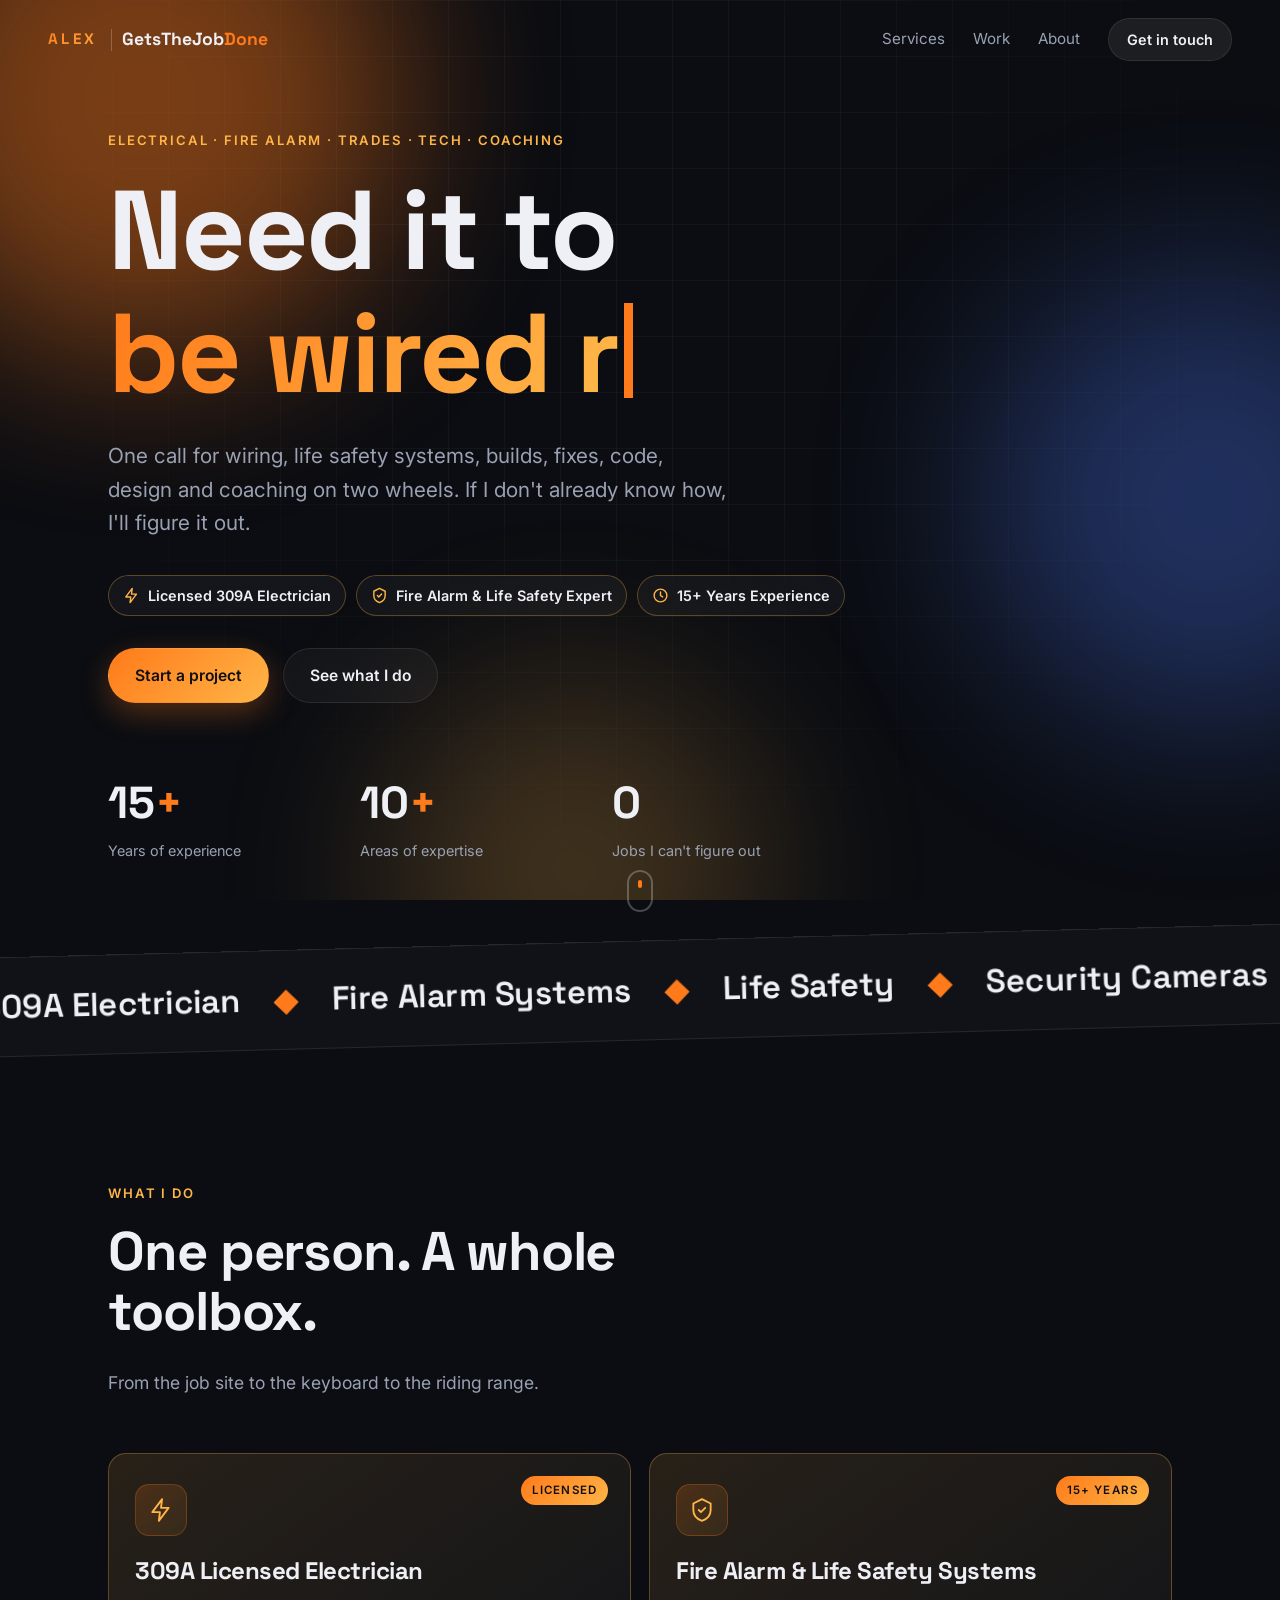
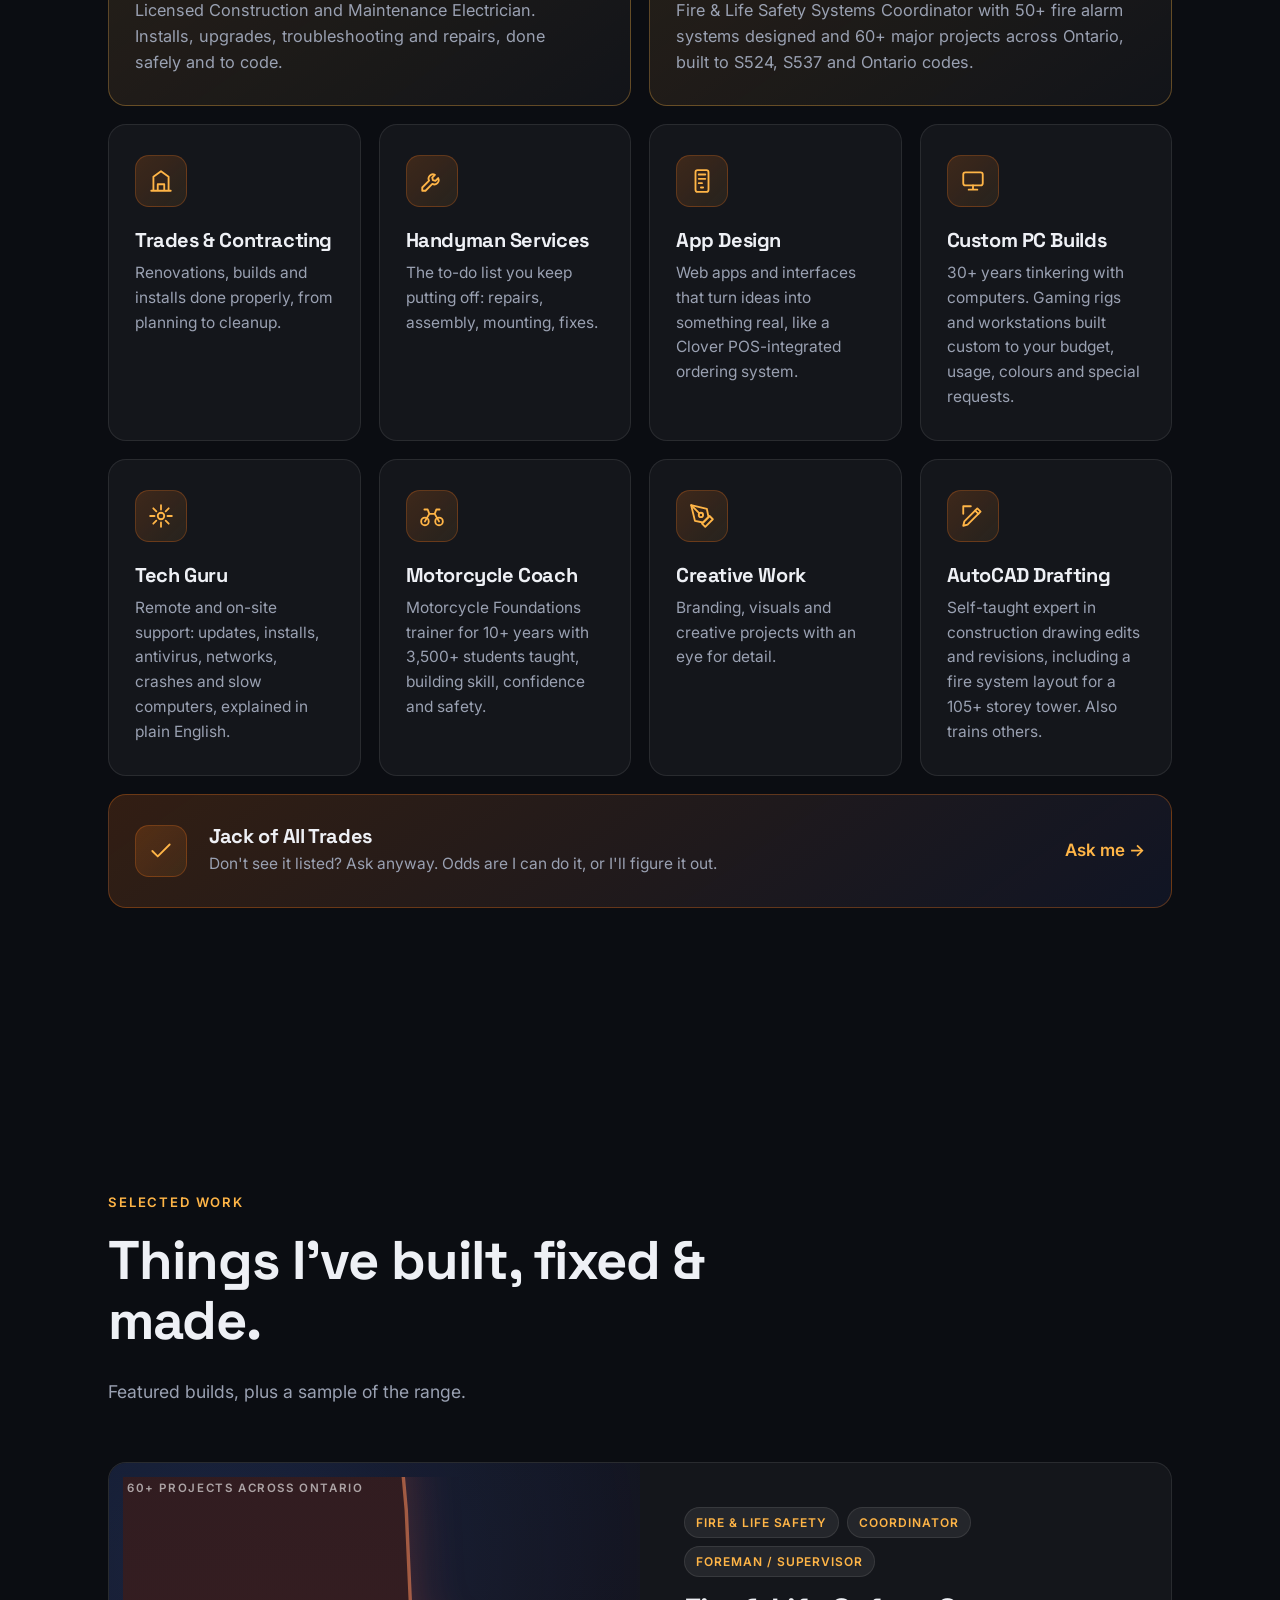
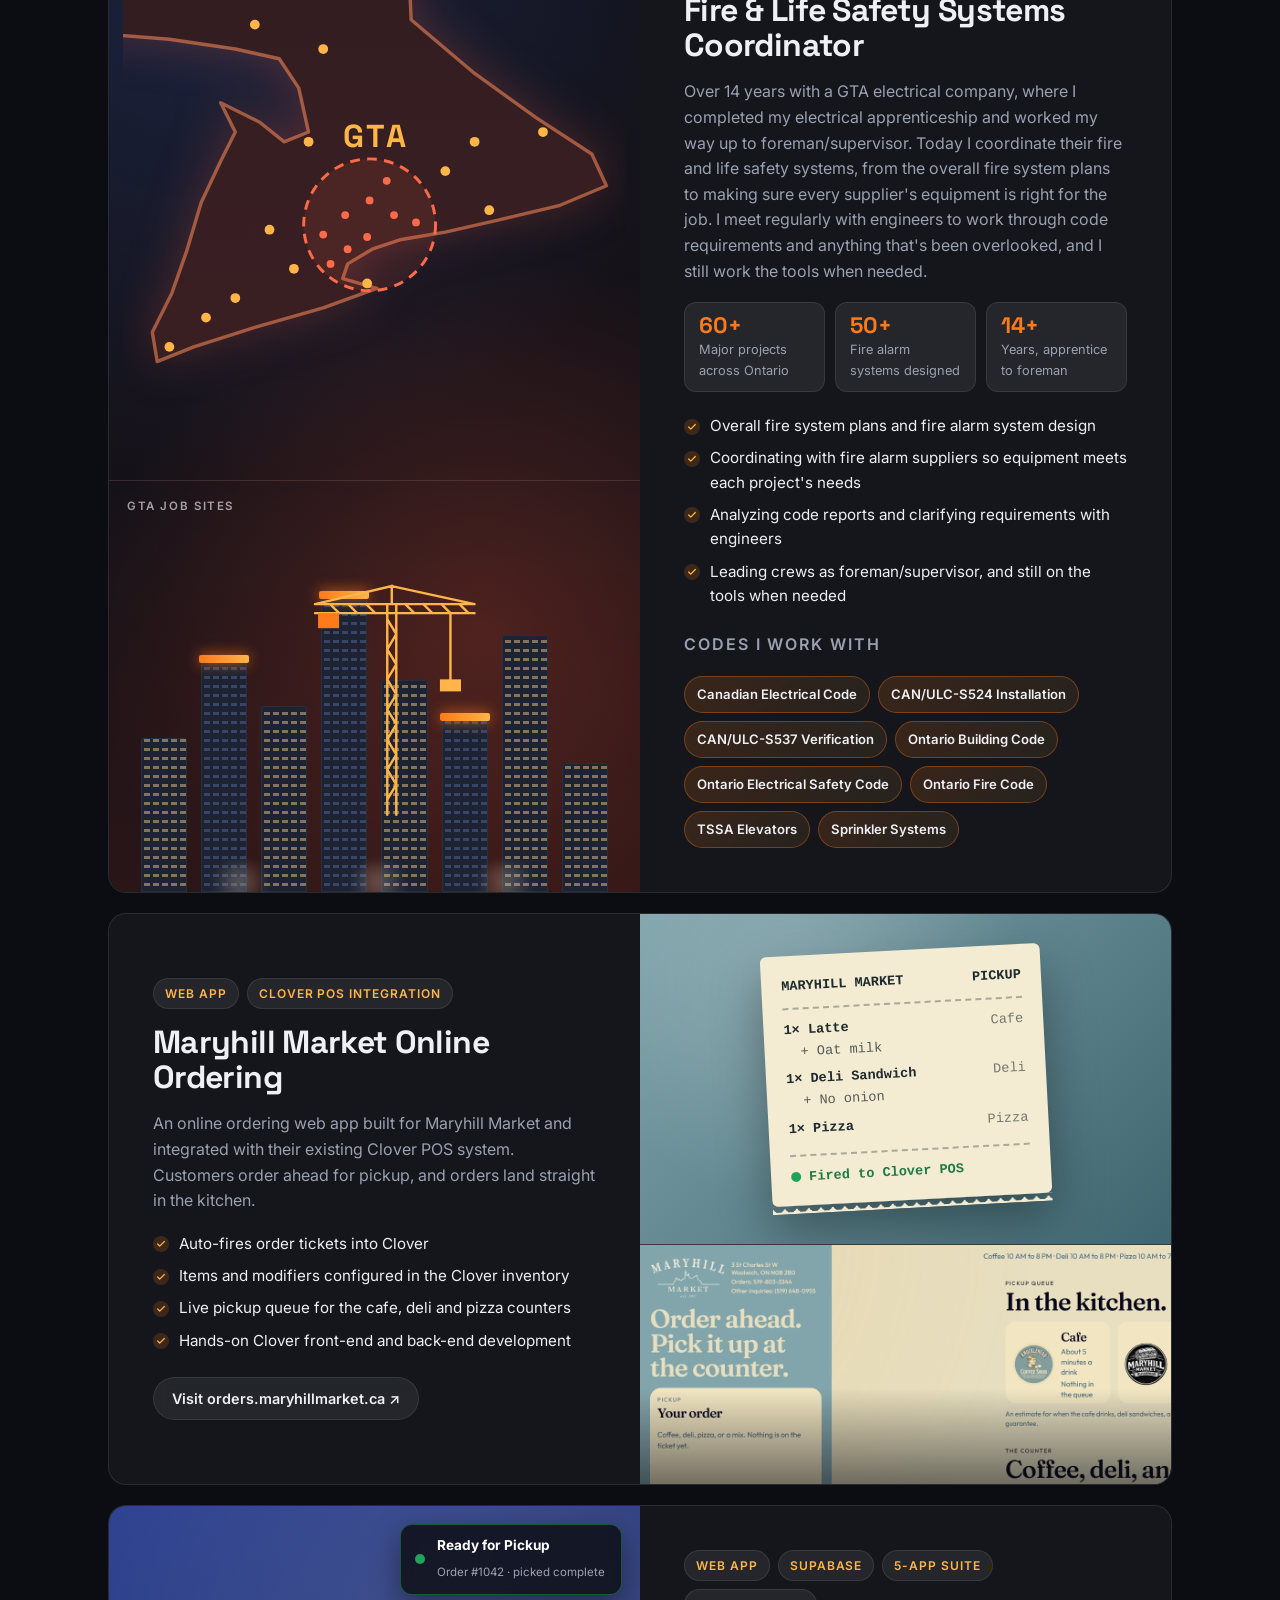
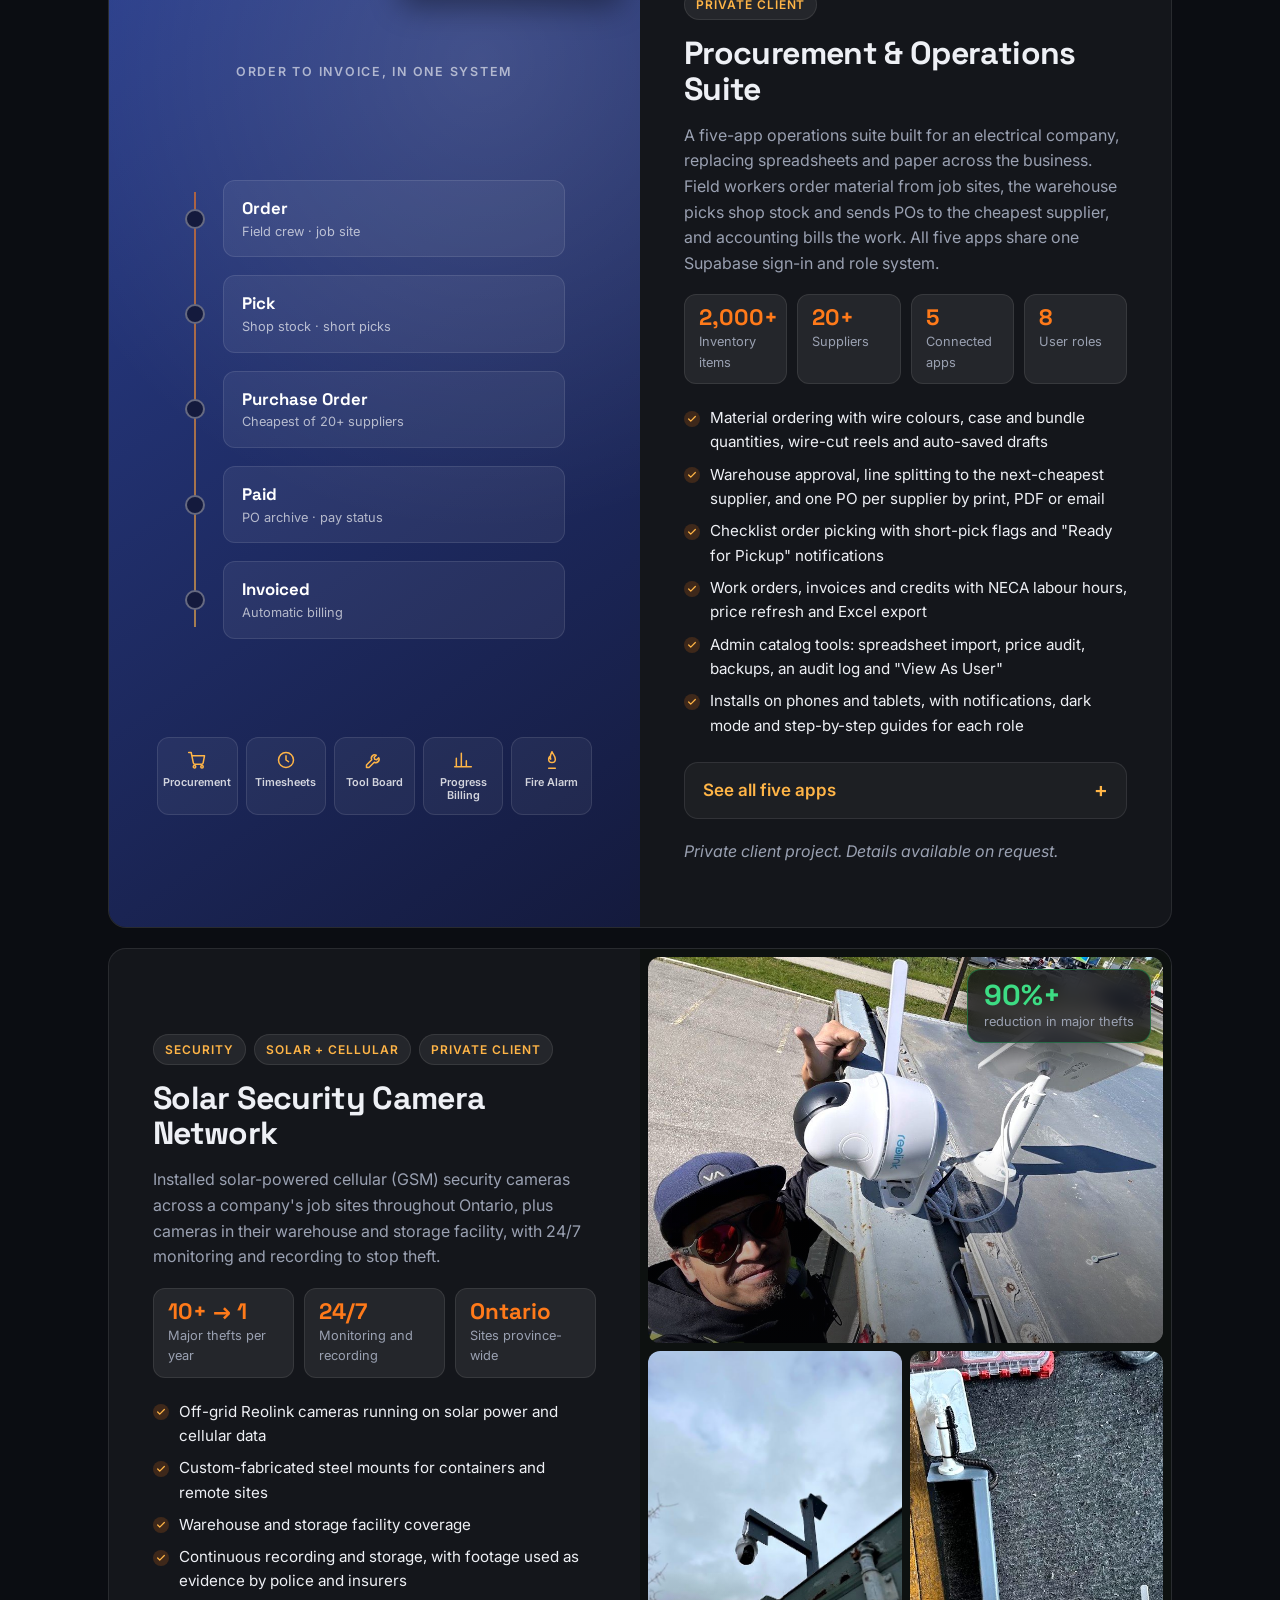
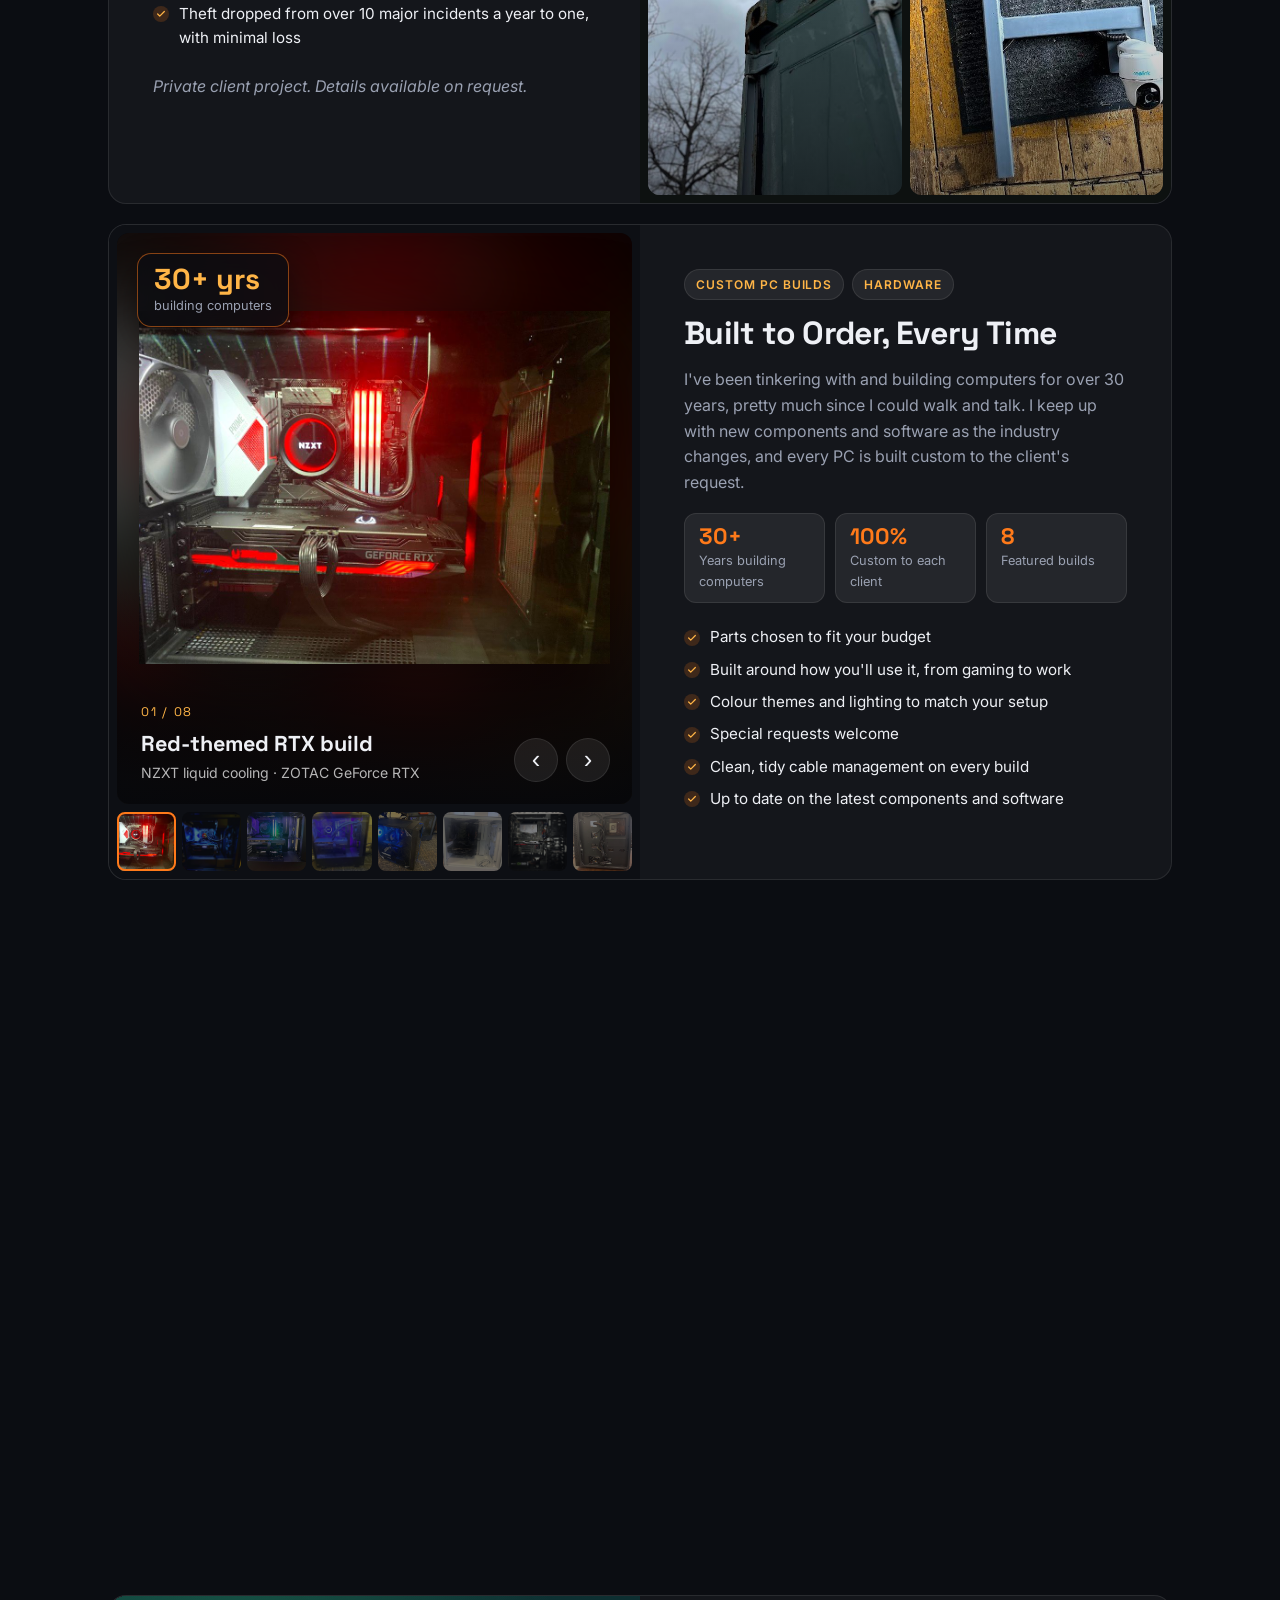
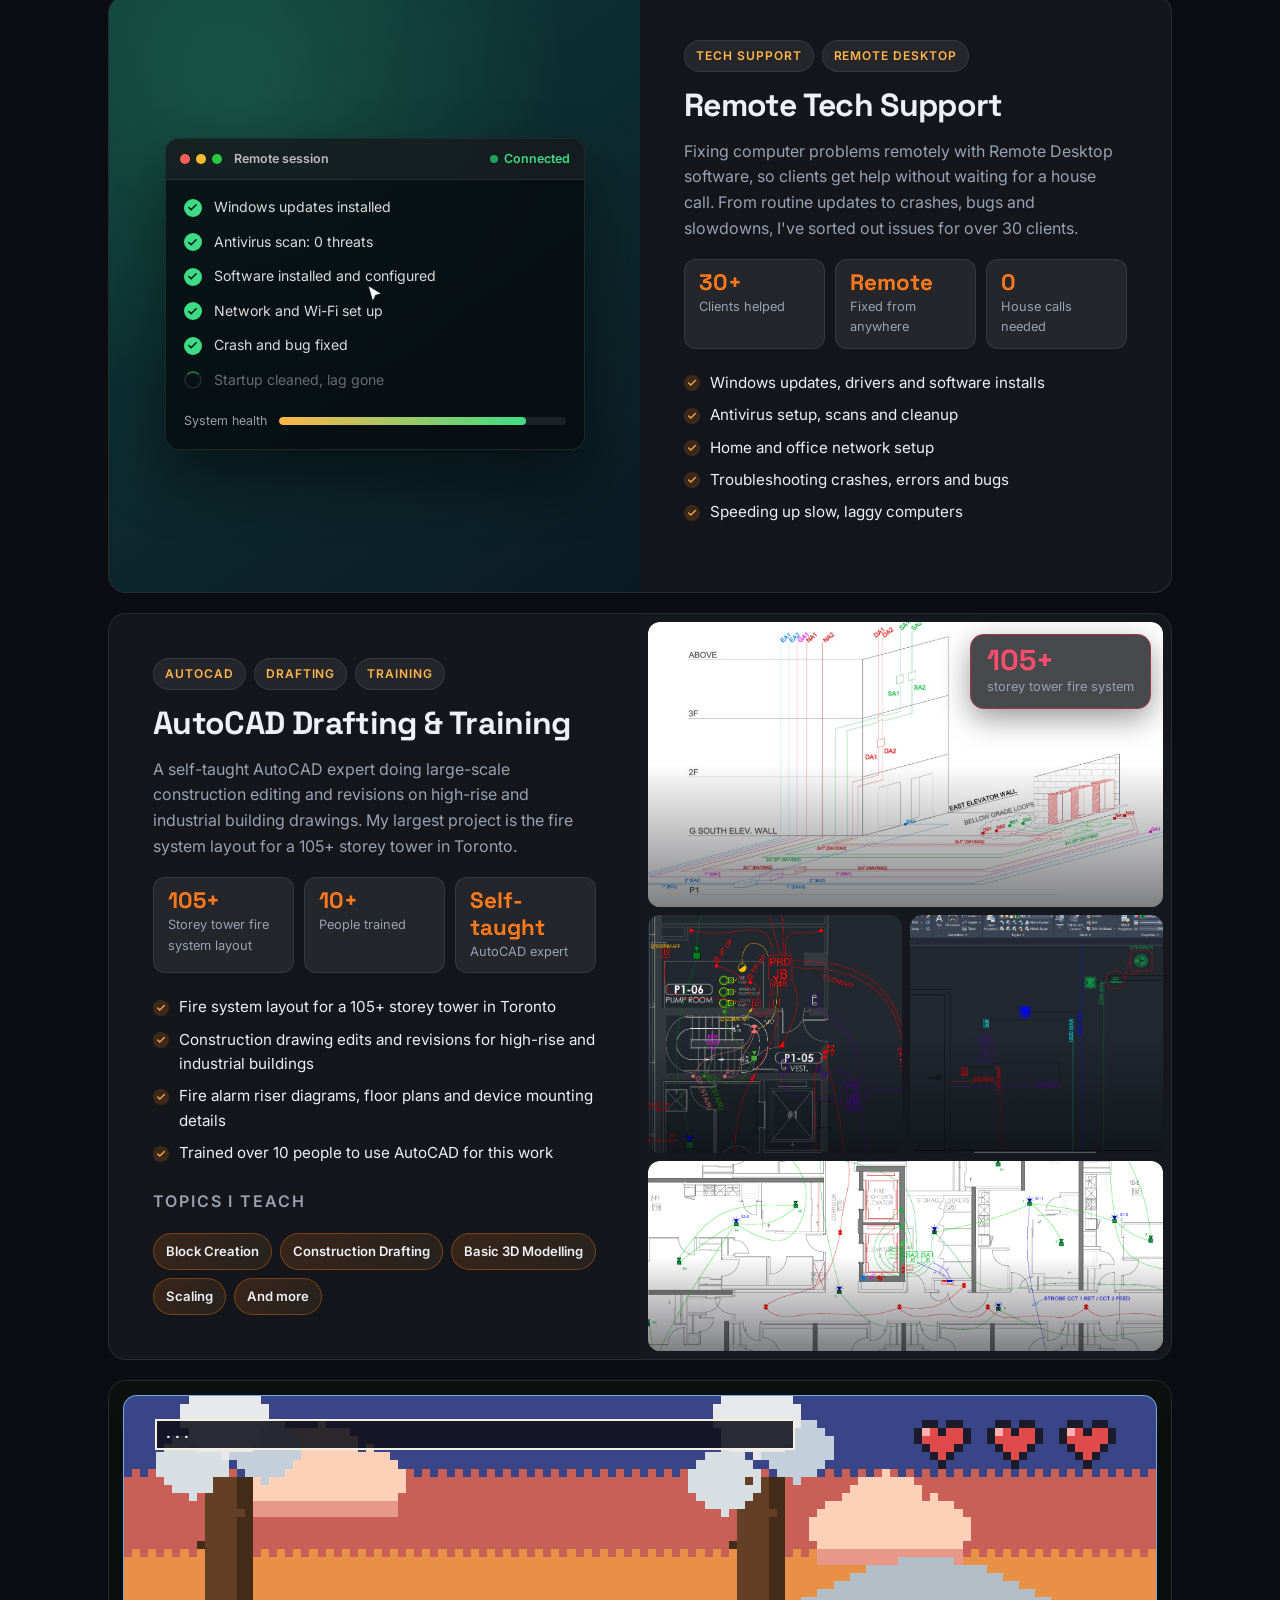
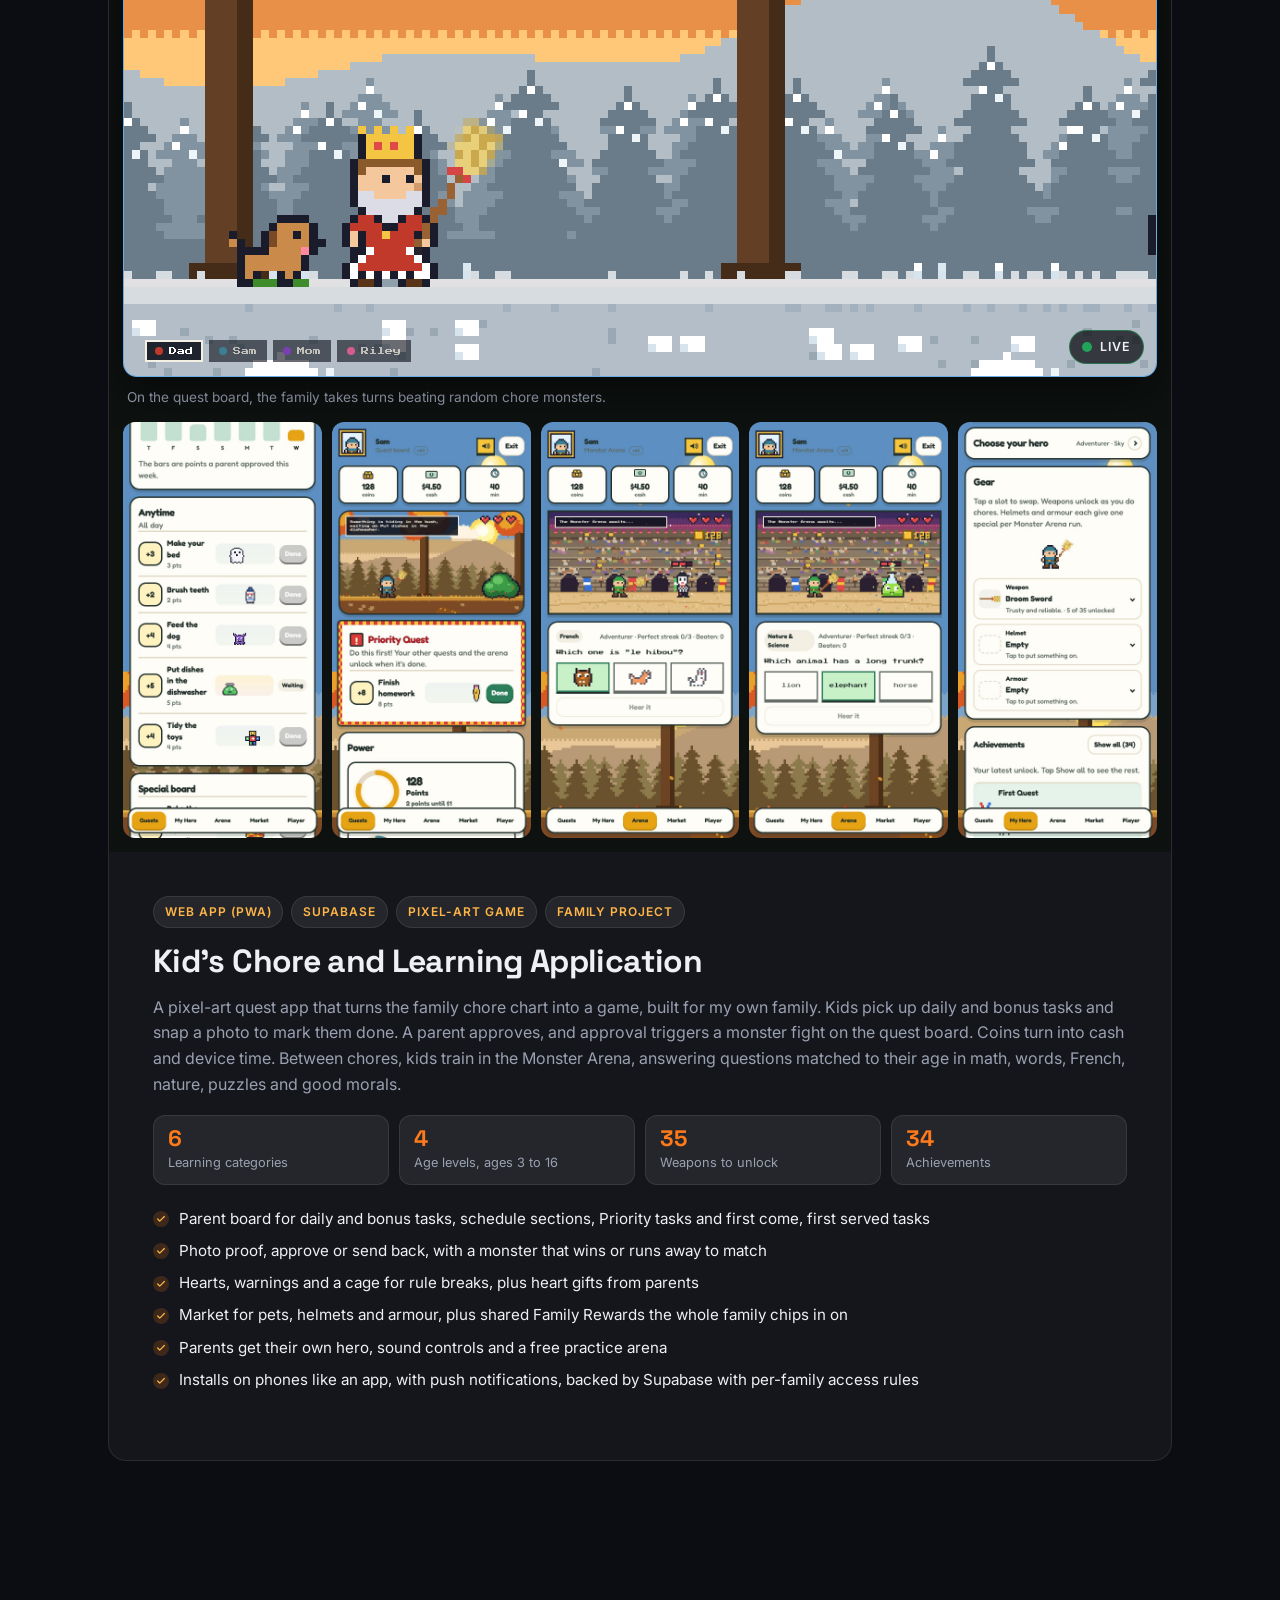
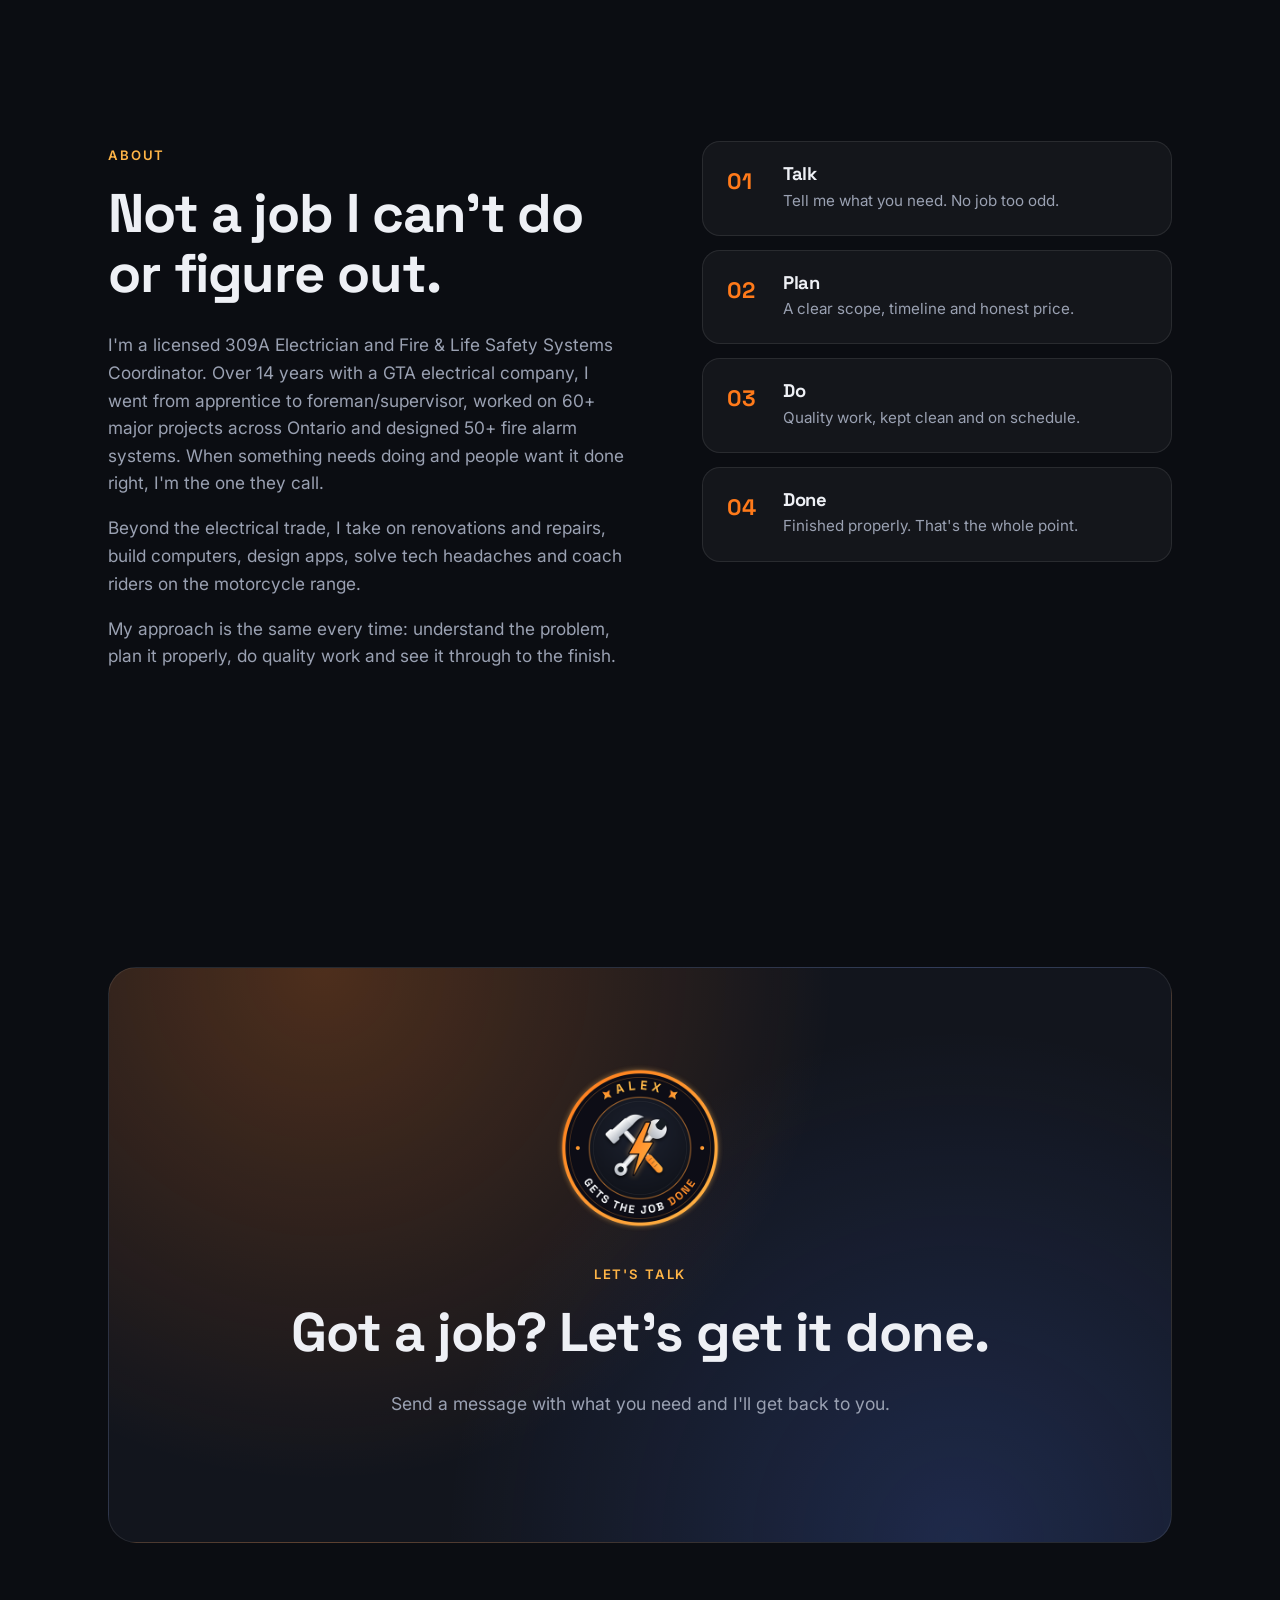
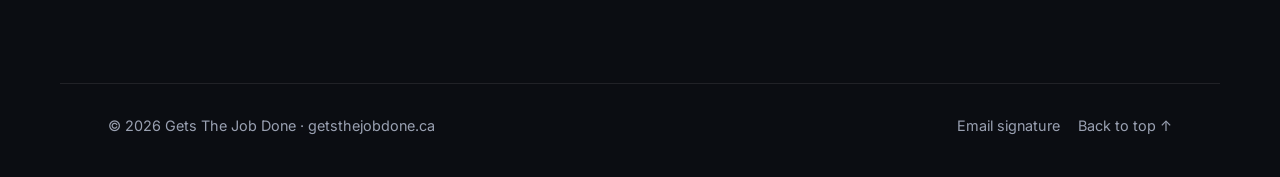
<file: index.html>
<!DOCTYPE html>
<html lang="en">
<head>
  <meta charset="UTF-8" />
  <meta name="viewport" content="width=device-width, initial-scale=1.0" />
  <title>Gets The Job Done | Licensed 309A Electrician, Fire Alarm &amp; Trades</title>
  <meta name="description" content="Licensed 309A Electrician and Fire Alarm &amp; Life Safety Systems expert with 15+ years of experience. Also trades, handyman, app design, custom PCs, tech support and motorcycle coaching." />
  <meta name="theme-color" content="#0b0d12" />

  <meta property="og:title" content="Gets The Job Done" />
  <meta property="og:description" content="Licensed 309A Electrician. Fire Alarm &amp; Life Safety expert. Trades, tech, creative and motorcycle coaching." />
  <meta property="og:url" content="https://getsthejobdone.ca/" />
  <meta property="og:type" content="website" />
  <meta property="og:image" content="https://getsthejobdone.ca/brand/gets-the-job-done-og.png" />
  <meta name="twitter:card" content="summary_large_image" />

  <link rel="icon" href="favicon.svg" type="image/svg+xml" />
  <link rel="apple-touch-icon" href="brand/apple-touch-icon.png" />
  <link rel="preconnect" href="https://fonts.googleapis.com" />
  <link rel="preconnect" href="https://fonts.gstatic.com" crossorigin />
  <link href="https://fonts.googleapis.com/css2?family=Inter:wght@400;500;600&family=Space+Grotesk:wght@500;600;700&display=swap" rel="stylesheet" />
  <link rel="stylesheet" href="styles.css" />
</head>
<body>
  <div class="bg" aria-hidden="true">
    <div class="blob blob-1"></div>
    <div class="blob blob-2"></div>
    <div class="blob blob-3"></div>
    <div class="grid-overlay"></div>
  </div>
  <div class="cursor-glow" aria-hidden="true"></div>

  <header class="nav" id="nav">
    <a href="#top" class="logo" aria-label="Gets The Job Done home">
      <span class="logo-mark">ALEX</span>
      <span class="logo-text">GetsTheJob<span class="accent">Done</span></span>
    </a>
    <nav class="nav-links" id="navLinks">
      <a href="#services">Services</a>
      <a href="#work">Work</a>
      <a href="#about">About</a>
      <a href="#contact" class="btn btn-small">Get in touch</a>
    </nav>
    <button class="nav-toggle" id="navToggle" aria-label="Toggle menu" aria-expanded="false">
      <span></span><span></span>
    </button>
  </header>

  <main id="top">
    <!-- HERO -->
    <section class="hero">
      <p class="eyebrow reveal">Electrical &middot; Fire Alarm &middot; Trades &middot; Tech &middot; Coaching</p>
      <h1 class="hero-title reveal">
        Need it to<br />
        <span class="rotator" id="rotator">get done</span><span class="caret" aria-hidden="true"></span>
      </h1>
      <p class="hero-sub reveal">
        One call for wiring, life safety systems, builds, fixes, code, design and coaching
        on two wheels. If I don't already know how, I'll figure it out.
      </p>
      <ul class="badges reveal">
        <li class="badge">
          <svg viewBox="0 0 24 24" aria-hidden="true"><path d="M13 2L4 14h7l-1 8 9-12h-7z"/></svg>
          Licensed 309A Electrician
        </li>
        <li class="badge">
          <svg viewBox="0 0 24 24" aria-hidden="true"><path d="M12 2l8 4v6c0 5-3.5 8.5-8 10-4.5-1.5-8-5-8-10V6z"/><path d="M9 12l2 2 4-4"/></svg>
          Fire Alarm &amp; Life Safety Expert
        </li>
        <li class="badge">
          <svg viewBox="0 0 24 24" aria-hidden="true"><circle cx="12" cy="12" r="9"/><path d="M12 7v5l3 2"/></svg>
          15+ Years Experience
        </li>
      </ul>
      <div class="hero-cta reveal">
        <a href="#contact" class="btn btn-primary">Start a project</a>
        <a href="#services" class="btn btn-ghost">See what I do</a>
      </div>

      <div class="stats reveal">
        <div class="stat"><span class="stat-num" data-count="15">0</span><span class="stat-plus">+</span><span class="stat-label">Years of experience</span></div>
        <div class="stat"><span class="stat-num" data-count="10">0</span><span class="stat-plus">+</span><span class="stat-label">Areas of expertise</span></div>
        <div class="stat"><span class="stat-num" data-count="0">0</span><span class="stat-label">Jobs I can't figure out</span></div>
      </div>

      <a href="#services" class="scroll-hint" aria-label="Scroll down"><span></span></a>
    </section>

    <!-- MARQUEE -->
    <div class="marquee" aria-hidden="true">
      <div class="marquee-track">
        <span>309A Electrician</span><span>&#9670;</span><span>Fire Alarm Systems</span><span>&#9670;</span><span>Life Safety</span><span>&#9670;</span><span>Security Cameras</span><span>&#9670;</span><span>AutoCAD</span><span>&#9670;</span><span>Renovations</span><span>&#9670;</span><span>Repairs</span><span>&#9670;</span><span>Custom PCs</span><span>&#9670;</span><span>App Design</span><span>&#9670;</span><span>Tech Support</span><span>&#9670;</span><span>Motorcycle Coaching</span><span>&#9670;</span><span>Creative Work</span><span>&#9670;</span>
        <span>309A Electrician</span><span>&#9670;</span><span>Fire Alarm Systems</span><span>&#9670;</span><span>Life Safety</span><span>&#9670;</span><span>Security Cameras</span><span>&#9670;</span><span>AutoCAD</span><span>&#9670;</span><span>Renovations</span><span>&#9670;</span><span>Repairs</span><span>&#9670;</span><span>Custom PCs</span><span>&#9670;</span><span>App Design</span><span>&#9670;</span><span>Tech Support</span><span>&#9670;</span><span>Motorcycle Coaching</span><span>&#9670;</span><span>Creative Work</span><span>&#9670;</span>
      </div>
    </div>

    <!-- SERVICES -->
    <section class="section" id="services">
      <div class="section-head reveal">
        <p class="eyebrow">What I do</p>
        <h2>One person. A whole toolbox.</h2>
        <p class="section-sub">From the job site to the keyboard to the riding range.</p>
      </div>

      <div class="cards">
        <article class="card card-wide card-cred reveal">
          <span class="cred-tag">Licensed</span>
          <div class="card-icon">
            <svg viewBox="0 0 24 24"><path d="M13 2L4 14h7l-1 8 9-12h-7z"/></svg>
          </div>
          <h3>309A Licensed Electrician</h3>
          <p>Licensed Construction and Maintenance Electrician. Installs, upgrades, troubleshooting and repairs, done safely and to code.</p>
        </article>

        <article class="card card-wide card-cred reveal">
          <span class="cred-tag">15+ years</span>
          <div class="card-icon">
            <svg viewBox="0 0 24 24"><path d="M12 2l8 4v6c0 5-3.5 8.5-8 10-4.5-1.5-8-5-8-10V6z"/><path d="M9 12l2 2 4-4"/></svg>
          </div>
          <h3>Fire Alarm &amp; Life Safety Systems</h3>
          <p>Fire &amp; Life Safety Systems Coordinator with 50+ fire alarm systems designed and 60+ major projects across Ontario, built to S524, S537 and Ontario codes.</p>
        </article>

        <article class="card reveal">
          <div class="card-icon">
            <svg viewBox="0 0 24 24"><path d="M3 21h18M5 21V8l7-5 7 5v13M9 21v-6h6v6"/></svg>
          </div>
          <h3>Trades &amp; Contracting</h3>
          <p>Renovations, builds and installs done properly, from planning to cleanup.</p>
        </article>

        <article class="card reveal">
          <div class="card-icon">
            <svg viewBox="0 0 24 24"><path d="M14.7 6.3a4 4 0 0 0-5.4 5.4L3 18v3h3l6.3-6.3a4 4 0 0 0 5.4-5.4l-2.5 2.5-2.4-.6-.6-2.4z"/></svg>
          </div>
          <h3>Handyman Services</h3>
          <p>The to-do list you keep putting off: repairs, assembly, mounting, fixes.</p>
        </article>

        <article class="card reveal">
          <div class="card-icon">
            <svg viewBox="0 0 24 24"><rect x="6" y="2" width="12" height="20" rx="2"/><path d="M11 18h2M9 6h6M9 10h6M9 14h3"/></svg>
          </div>
          <h3>App Design</h3>
          <p>Web apps and interfaces that turn ideas into something real, like a Clover POS-integrated ordering system.</p>
        </article>

        <article class="card reveal">
          <div class="card-icon">
            <svg viewBox="0 0 24 24"><rect x="3" y="4" width="18" height="12" rx="2"/><path d="M8 20h8M12 16v4"/></svg>
          </div>
          <h3>Custom PC Builds</h3>
          <p>30+ years tinkering with computers. Gaming rigs and workstations built custom to your budget, usage, colours and special requests.</p>
        </article>

        <article class="card reveal">
          <div class="card-icon">
            <svg viewBox="0 0 24 24"><path d="M12 2v4M12 18v4M4.9 4.9l2.8 2.8M16.3 16.3l2.8 2.8M2 12h4M18 12h4M4.9 19.1l2.8-2.8M16.3 7.7l2.8-2.8"/><circle cx="12" cy="12" r="3"/></svg>
          </div>
          <h3>Tech Guru</h3>
          <p>Remote and on-site support: updates, installs, antivirus, networks, crashes and slow computers, explained in plain English.</p>
        </article>

        <article class="card reveal">
          <div class="card-icon">
            <svg viewBox="0 0 24 24"><circle cx="5.5" cy="17" r="3.5"/><circle cx="18.5" cy="17" r="3.5"/><path d="M5.5 17l4-7h5l4 7M9.5 10L8 6H5M14.5 10l1.5-4h3"/></svg>
          </div>
          <h3>Motorcycle Coach</h3>
          <p>Motorcycle Foundations trainer for 10+ years with 3,500+ students taught, building skill, confidence and safety.</p>
        </article>

        <article class="card reveal">
          <div class="card-icon">
            <svg viewBox="0 0 24 24"><path d="M12 19l7-7 3 3-7 7-3-3z"/><path d="M18 13l-1.5-7.5L2 2l3.5 14.5L13 18l5-5z"/><path d="M2 2l7.6 7.6"/><circle cx="11" cy="11" r="2"/></svg>
          </div>
          <h3>Creative Work</h3>
          <p>Branding, visuals and creative projects with an eye for detail.</p>
        </article>

        <article class="card reveal">
          <div class="card-icon">
            <svg viewBox="0 0 24 24"><path d="M3 21l4-1L19 8l-3-3L4 17z"/><path d="M14 7l3 3"/><path d="M3 3h7M3 3v7"/></svg>
          </div>
          <h3>AutoCAD Drafting</h3>
          <p>Self-taught expert in construction drawing edits and revisions, including a fire system layout for a 105+ storey tower. Also trains others.</p>
        </article>

        <article class="card card-feature card-banner reveal">
          <div class="card-icon">
            <svg viewBox="0 0 24 24"><path d="M20 6L9 17l-5-5"/></svg>
          </div>
          <h3>Jack of All Trades</h3>
          <p>Don't see it listed? Ask anyway. Odds are I can do it, or I'll figure it out.</p>
          <a href="#contact" class="card-link">Ask me &rarr;</a>
        </article>
      </div>
    </section>

    <!-- WORK -->
    <section class="section" id="work">
      <div class="section-head reveal">
        <p class="eyebrow">Selected work</p>
        <h2>Things I've built, fixed &amp; made.</h2>
        <p class="section-sub">Featured builds, plus a sample of the range.</p>
      </div>

      <div class="work-grid">
        <article class="work work-feature work-feature-fire reveal">
          <div class="work-visual ont-visual" aria-hidden="true">
            <div class="ont-map-wrap">
              <span class="ont-label">60+ projects across Ontario</span>
              <svg class="ont-map" viewBox="186 236 206 158" preserveAspectRatio="xMidYMid meet">
                <defs>
                  <linearGradient id="ontFill" x1="0" y1="0" x2="0" y2="1">
                    <stop offset="0" stop-color="#2a1a1f"/>
                    <stop offset="1" stop-color="#3a1f22"/>
                  </linearGradient>
                </defs>
                <path class="ont-shape" d="M30 30 L95 22 L140 40 L185 62 L225 88 L258 118 L270 145 L282 172 L298 160 L302 205 L304 250 L330 272 L355 290 L378 305 L384 318 L365 326 L340 332 L318 337 L300 340 L288 344 L278 350 L276 356 L290 360 L268 368 L240 376 L215 384 L200 390 L198 378 L206 362 L212 345 L218 325 L226 308 L232 296 L226 284 L242 292 L252 300 L262 296 L258 278 L250 266 L232 262 L205 258 L180 256 L165 258 L158 248 L148 236 L132 230 L115 236 L100 246 L86 254 L74 262 L60 268 L40 270 L22 262 L24 200 L26 120 Z" />
                <g class="ont-gta">
                  <circle cx="287" cy="334" r="27" />
                  <text x="276" y="302">GTA</text>
                </g>
                <g id="ontSites"></g>
              </svg>
            </div>
            <div class="skyline">
              <span class="skyline-label">GTA job sites</span>
              <svg class="crane" viewBox="0 0 120 160">
                <path class="crane-mast" d="M58 160V20M64 160V20M58 30l6 10M64 40l-6 10M58 50l6 10M64 60l-6 10M58 70l6 10M64 80l-6 10M58 90l6 10M64 100l-6 10M58 110l6 10M64 120l-6 10M58 130l6 10M64 140l-6 10"/>
                <path class="crane-jib" d="M10 20H116M10 26H116M20 20l6 6M32 20l6 6M44 20l6 6M70 20l6 6M82 20l6 6M94 20l6 6M106 20l6 6M61 20V8L10 20M61 8l55 12"/>
                <rect class="crane-weight" x="12" y="26" width="14" height="10" />
                <g class="crane-hook">
                  <line x1="100" y1="26" x2="100" y2="70" />
                  <rect x="93" y="70" width="14" height="8" />
                </g>
              </svg>
              <div class="towers">
                <div class="tower" style="--h: 48%"></div>
                <div class="tower building" style="--h: 72%; --d: 0s"></div>
                <div class="tower" style="--h: 58%"></div>
                <div class="tower building tall" style="--h: 92%; --d: 1.2s"></div>
                <div class="tower" style="--h: 66%"></div>
                <div class="tower building" style="--h: 54%; --d: 2.6s"></div>
                <div class="tower" style="--h: 80%"></div>
                <div class="tower" style="--h: 40%"></div>
              </div>
              <span class="dust d1"></span><span class="dust d2"></span><span class="dust d3"></span>
            </div>
          </div>
          <div class="work-body">
            <div class="tags">
              <span class="tag">Fire &amp; Life Safety</span>
              <span class="tag">Coordinator</span>
              <span class="tag">Foreman / Supervisor</span>
            </div>
            <h3>Fire &amp; Life Safety Systems Coordinator</h3>
            <p>
              Over 14 years with a GTA electrical company, where I completed my electrical
              apprenticeship and worked my way up to foreman/supervisor. Today I coordinate their
              fire and life safety systems, from the overall fire system plans to making sure every
              supplier's equipment is right for the job. I meet regularly with engineers to work
              through code requirements and anything that's been overlooked, and I still work the
              tools when needed.
            </p>
            <div class="mini-stats">
              <div><strong>60+</strong><span>Major projects across Ontario</span></div>
              <div><strong>50+</strong><span>Fire alarm systems designed</span></div>
              <div><strong>14+</strong><span>Years, apprentice to foreman</span></div>
            </div>
            <ul class="feature-list">
              <li>Overall fire system plans and fire alarm system design</li>
              <li>Coordinating with fire alarm suppliers so equipment meets each project's needs</li>
              <li>Analyzing code reports and clarifying requirements with engineers</li>
              <li>Leading crews as foreman/supervisor, and still on the tools when needed</li>
            </ul>
            <p class="topics-label">Codes I work with</p>
            <ul class="spec-chips topics">
              <li>Canadian Electrical Code</li>
              <li>CAN/ULC-S524 Installation</li>
              <li>CAN/ULC-S537 Verification</li>
              <li>Ontario Building Code</li>
              <li>Ontario Electrical Safety Code</li>
              <li>Ontario Fire Code</li>
              <li>TSSA Elevators</li>
              <li>Sprinkler Systems</li>
            </ul>
          </div>
        </article>

        <article class="work work-feature work-feature-reverse reveal">
          <div class="work-visual feature-visual">
            <div class="feature-ticket" aria-hidden="true">
            <div class="ticket">
              <div class="ticket-head">
                <span>MARYHILL MARKET</span>
                <span>PICKUP</span>
              </div>
              <div class="ticket-row"><span>1&times; Latte</span><span>Cafe</span></div>
              <div class="ticket-mod">+ Oat milk</div>
              <div class="ticket-row"><span>1&times; Deli Sandwich</span><span>Deli</span></div>
              <div class="ticket-mod">+ No onion</div>
              <div class="ticket-row"><span>1&times; Pizza</span><span>Pizza</span></div>
              <div class="ticket-status"><span class="pulse"></span>Fired to Clover POS</div>
            </div>
            </div>
            <a class="feature-shot" href="https://orders.maryhillmarket.ca" target="_blank" rel="noopener" aria-label="Open the Maryhill Market ordering site">
              <img src="images/maryhill-ordering.png" alt="Maryhill Market online ordering page" loading="lazy" />
            </a>
          </div>
          <div class="work-body">
            <div class="tags">
              <span class="tag">Web App</span>
              <span class="tag">Clover POS Integration</span>
            </div>
            <h3>Maryhill Market Online Ordering</h3>
            <p>
              An online ordering web app built for Maryhill Market and integrated with their
              existing Clover POS system. Customers order ahead for pickup, and orders land
              straight in the kitchen.
            </p>
            <ul class="feature-list">
              <li>Auto-fires order tickets into Clover</li>
              <li>Items and modifiers configured in the Clover inventory</li>
              <li>Live pickup queue for the cafe, deli and pizza counters</li>
              <li>Hands-on Clover front-end and back-end development</li>
            </ul>
            <a href="https://orders.maryhillmarket.ca" target="_blank" rel="noopener" class="btn btn-ghost btn-small">
              Visit orders.maryhillmarket.ca &nearr;
            </a>
          </div>
        </article>

        <article class="work work-feature reveal">
          <div class="work-visual flow-visual" aria-hidden="true">
            <div class="toast">
              <span class="pulse"></span>
              <div><strong>Ready for Pickup</strong><small>Order #1042 &middot; picked complete</small></div>
            </div>
            <p class="flow-label">Order to invoice, in one system</p>
            <ol class="flow">
              <li class="flow-step"><span class="flow-dot"></span><div><strong>Order</strong><small>Field crew &middot; job site</small></div></li>
              <li class="flow-step"><span class="flow-dot"></span><div><strong>Pick</strong><small>Shop stock &middot; short picks</small></div></li>
              <li class="flow-step"><span class="flow-dot"></span><div><strong>Purchase Order</strong><small>Cheapest of 20+ suppliers</small></div></li>
              <li class="flow-step"><span class="flow-dot"></span><div><strong>Paid</strong><small>PO archive &middot; pay status</small></div></li>
              <li class="flow-step"><span class="flow-dot"></span><div><strong>Invoiced</strong><small>Automatic billing</small></div></li>
            </ol>
            <ul class="suite-apps">
              <li><svg viewBox="0 0 24 24"><circle cx="9" cy="20" r="1.5"/><circle cx="18" cy="20" r="1.5"/><path d="M2 3h3l2.6 12.4a2 2 0 0 0 2 1.6h7.8a2 2 0 0 0 2-1.6L21 7H6"/></svg>Procurement</li>
              <li><svg viewBox="0 0 24 24"><circle cx="12" cy="12" r="9"/><path d="M12 7v5l3 2"/></svg>Timesheets</li>
              <li><svg viewBox="0 0 24 24"><path d="M14.7 6.3a4 4 0 0 0-5.4 5.4L3 18v3h3l6.3-6.3a4 4 0 0 0 5.4-5.4l-2.5 2.5-2.4-.6-.6-2.4z"/></svg>Tool Board</li>
              <li><svg viewBox="0 0 24 24"><path d="M4 20V10M10 20V4M16 20v-7M22 20H2"/></svg>Progress Billing</li>
              <li><svg viewBox="0 0 24 24"><path d="M12 2c1 3 4 5 4 9a4 4 0 0 1-8 0c0-2 1-3 1-3 0 2 1.5 3 1.5 3S9 8 12 2z"/><path d="M8 22h8"/></svg>Fire Alarm</li>
            </ul>
          </div>
          <div class="work-body">
            <div class="tags">
              <span class="tag">Web App</span>
              <span class="tag">Supabase</span>
              <span class="tag">5-App Suite</span>
              <span class="tag">Private Client</span>
            </div>
            <h3>Procurement &amp; Operations Suite</h3>
            <p>
              A five-app operations suite built for an electrical company, replacing spreadsheets
              and paper across the business. Field workers order material from job sites, the
              warehouse picks shop stock and sends POs to the cheapest supplier, and accounting
              bills the work. All five apps share one Supabase sign-in and role system.
            </p>
            <div class="mini-stats">
              <div><strong>2,000+</strong><span>Inventory items</span></div>
              <div><strong>20+</strong><span>Suppliers</span></div>
              <div><strong>5</strong><span>Connected apps</span></div>
              <div><strong>8</strong><span>User roles</span></div>
            </div>
            <ul class="feature-list">
              <li>Material ordering with wire colours, case and bundle quantities, wire-cut reels and auto-saved drafts</li>
              <li>Warehouse approval, line splitting to the next-cheapest supplier, and one PO per supplier by print, PDF or email</li>
              <li>Checklist order picking with short-pick flags and "Ready for Pickup" notifications</li>
              <li>Work orders, invoices and credits with NECA labour hours, price refresh and Excel export</li>
              <li>Admin catalog tools: spreadsheet import, price audit, backups, an audit log and "View As User"</li>
              <li>Installs on phones and tablets, with notifications, dark mode and step-by-step guides for each role</li>
            </ul>
            <details class="suite">
              <summary>See all five apps</summary>
              <dl class="suite-list">
                <div>
                  <dt>Procurement</dt>
                  <dd>The hub: a dashboard, material ordering, wire cuts, work orders, site requests, purchase orders, order picking, a PO archive with payment status, billing and the admin panel.</dd>
                </div>
                <div>
                  <dt>Timesheets</dt>
                  <dd>Weekly hours, a crew board for tracking workers, report cards, job stats and payroll. Currently in development.</dd>
                </div>
                <div>
                  <dt>Tool Board</dt>
                  <dd>A digital version of the warehouse magnet board. Drag tools between jobsites, show it on a TV, and let field staff request and return tools.</dd>
                </div>
                <div>
                  <dt>Progress Billing</dt>
                  <dd>Progress reports by task percentage, a schedule of values with approve and lock, an audit tool and jobsite contract setup.</dd>
                </div>
                <div>
                  <dt>Fire Alarm Products</dt>
                  <dd>Mircom material releases and RMAs, quote import from PDF and a bases-needed check, kept in sync with the main app.</dd>
                </div>
              </dl>
            </details>
            <p class="private-note">Private client project. Details available on request.</p>
          </div>
        </article>

        <article class="work work-feature work-feature-reverse work-feature-security reveal">
          <div class="work-visual collage" data-lightbox>
            <figure class="shot collage-main">
              <img src="images/security/rooftop-install.jpg" alt="Solar-powered camera installed on a container roof" loading="lazy" />
              <figcaption><strong>On-site install</strong><span>Solar panel and cellular camera</span></figcaption>
            </figure>
            <figure class="shot">
              <img src="images/security/container-camera.jpg" alt="Reolink PTZ camera on a custom steel mount above a storage container" loading="lazy" />
              <figcaption><strong>Custom mount in service</strong><span>PTZ camera watching a storage yard</span></figcaption>
            </figure>
            <figure class="shot">
              <img src="images/security/custom-mount.jpg" alt="Custom fabricated steel mount holding a solar panel and Reolink camera" loading="lazy" />
              <figcaption><strong>Custom fabricated mount</strong><span>Solar panel and camera on one bracket</span></figcaption>
            </figure>
            <div class="collage-badge"><strong>90%+</strong><span>reduction in major thefts</span></div>
          </div>
          <div class="work-body">
            <div class="tags">
              <span class="tag">Security</span>
              <span class="tag">Solar + Cellular</span>
              <span class="tag">Private Client</span>
            </div>
            <h3>Solar Security Camera Network</h3>
            <p>
              Installed solar-powered cellular (GSM) security cameras across a
              company's job sites throughout Ontario, plus cameras in their warehouse and storage
              facility, with 24/7 monitoring and recording to stop theft.
            </p>
            <div class="mini-stats">
              <div><strong>10+ &rarr; 1</strong><span>Major thefts per year</span></div>
              <div><strong>24/7</strong><span>Monitoring and recording</span></div>
              <div><strong>Ontario</strong><span>Sites province-wide</span></div>
            </div>
            <ul class="feature-list">
              <li>Off-grid Reolink cameras running on solar power and cellular data</li>
              <li>Custom-fabricated steel mounts for containers and remote sites</li>
              <li>Warehouse and storage facility coverage</li>
              <li>Continuous recording and storage, with footage used as evidence by police and insurers</li>
              <li>Theft dropped from over 10 major incidents a year to one, with minimal loss</li>
            </ul>
            <p class="private-note">Private client project. Details available on request.</p>
          </div>
        </article>

        <article class="work work-feature work-feature-pc reveal">
          <div class="work-visual pc-visual">
          <div class="showcase" id="showcase">
            <div class="stage" role="button" tabindex="0" aria-label="Open photo full screen">
              <img class="stage-bg" src="images/builds/red-rtx.jpg" alt="" aria-hidden="true" />
              <div class="collage-badge stage-badge"><strong>30+ yrs</strong><span>building computers</span></div>
              <img class="stage-img" src="images/builds/red-rtx.jpg" alt="Red-themed PC build with NZXT liquid cooler and GeForce RTX graphics card" />
              <div class="stage-caption">
                <span class="stage-count">01 / 08</span>
                <strong>Red-themed RTX build</strong>
                <span class="stage-sub">NZXT liquid cooling &middot; ZOTAC GeForce RTX</span>
              </div>
              <button class="stage-nav stage-prev" type="button" aria-label="Previous build">&lsaquo;</button>
              <button class="stage-nav stage-next" type="button" aria-label="Next build">&rsaquo;</button>
            </div>
            <div class="thumbs">
              <figure class="thumb">
                <img src="images/builds/red-rtx.jpg" alt="Red-themed PC build with NZXT liquid cooler and GeForce RTX graphics card" loading="lazy" />
                <figcaption><strong>Red-themed RTX build</strong><span>NZXT liquid cooling &middot; ZOTAC GeForce RTX</span></figcaption>
              </figure>
              <figure class="thumb">
                <img src="images/builds/nzxt-blue.jpg" alt="Blue-lit liquid-cooled PC build in an NZXT case" loading="lazy" />
                <figcaption><strong>Ice-blue liquid-cooled build</strong><span>NZXT AIO &middot; ASUS Prime &middot; ZOTAC</span></figcaption>
              </figure>
              <figure class="thumb">
                <img src="images/builds/radeon-rgb.jpg" alt="RGB PC build with XPG memory and Gigabyte Radeon graphics card" loading="lazy" />
                <figcaption><strong>RGB Radeon build</strong><span>MSI &middot; XPG RGB memory &middot; Gigabyte Radeon</span></figcaption>
              </figure>
              <figure class="thumb">
                <img src="images/builds/razer-nzxt.jpg" alt="Razer edition NZXT case with purple lighting and liquid cooling" loading="lazy" />
                <figcaption><strong>Razer edition gaming rig</strong><span>NZXT AIO &middot; Gigabyte Radeon</span></figcaption>
              </figure>
              <figure class="thumb">
                <img src="images/builds/blue-air.jpg" alt="Air-cooled PC build with blue fan lighting and GeForce RTX graphics card" loading="lazy" />
                <figcaption><strong>Blue-lit air-cooled build</strong><span>Gigabyte GeForce RTX &middot; Thermaltake</span></figcaption>
              </figure>
              <figure class="thumb">
                <img src="images/builds/white-rtx.jpg" alt="All-white PC build with ASUS GeForce RTX graphics card" loading="lazy" />
                <figcaption><strong>All-white RTX build</strong><span>MSI &middot; ASUS GeForce RTX</span></figcaption>
              </figure>
              <figure class="thumb">
                <img src="images/builds/msi-budget.jpg" alt="MSI gaming PC build with Corsair power supply" loading="lazy" />
                <figcaption><strong>MSI gaming build</strong><span>MSI B150 Gaming &middot; Corsair CX500</span></figcaption>
              </figure>
              <figure class="thumb">
                <img src="images/builds/cable-management.jpg" alt="Back of a PC case showing neatly tied cable management" loading="lazy" />
                <figcaption><strong>Behind the panel</strong><span>Clean, tied-down cable management</span></figcaption>
              </figure>
            </div>
          </div>
          </div>
          <div class="work-body">
            <div class="tags">
              <span class="tag">Custom PC Builds</span>
              <span class="tag">Hardware</span>
            </div>
            <h3>Built to Order, Every Time</h3>
            <p>
              I've been tinkering with and building computers for over 30 years, pretty much since
              I could walk and talk. I keep up with new components and software as the industry
              changes, and every PC is built custom to the client's request.
            </p>
            <div class="mini-stats">
              <div><strong>30+</strong><span>Years building computers</span></div>
              <div><strong>100%</strong><span>Custom to each client</span></div>
              <div><strong>8</strong><span>Featured builds</span></div>
            </div>
            <ul class="feature-list">
              <li>Parts chosen to fit your budget</li>
              <li>Built around how you'll use it, from gaming to work</li>
              <li>Colour themes and lighting to match your setup</li>
              <li>Special requests welcome</li>
              <li>Clean, tidy cable management on every build</li>
              <li>Up to date on the latest components and software</li>
            </ul>
          </div>
        </article>

        <article class="work work-feature work-feature-reverse work-feature-ride reveal">
          <div class="work-visual collage collage-ride" data-lightbox>
            <figure class="shot collage-main">
              <img src="images/riding/training-range.jpg" alt="Drone view of a motorcycle training range with a student rider and two coaches" loading="lazy" />
              <figcaption><strong>On the training range</strong><span>Coaching new riders through the course</span></figcaption>
            </figure>
            <figure class="shot collage-tall">
              <img src="images/riding/rider-portrait.jpg" alt="Rider in full gear holding a helmet beside a motorcycle" loading="lazy" />
              <figcaption><strong>Geared up</strong><span>All the gear, all the time</span></figcaption>
            </figure>
            <figure class="shot">
              <img src="images/riding/backroads.jpg" alt="Adventure motorcycles parked on a gravel backroad in an Ontario forest" loading="lazy" />
              <figcaption><strong>Ontario backroads</strong><span>Multi-day adventure touring</span></figcaption>
            </figure>
            <figure class="shot">
              <img src="images/riding/cafe-stop.jpg" alt="Two adventure motorcycles parked outside a cafe window" loading="lazy" />
              <figcaption><strong>Coffee stop</strong><span>Part of every good ride</span></figcaption>
            </figure>
            <div class="collage-badge"><strong>3,500+</strong><span>students taught</span></div>
          </div>
          <div class="work-body">
            <div class="tags">
              <span class="tag">Coaching</span>
              <span class="tag">Adventure Touring</span>
            </div>
            <h3>Motorcycle Trainer &amp; Adventure Rider</h3>
            <p>
              A Motorcycle Foundations trainer for over 10 years with one of the largest rider
              training companies in Ontario, with more than 3,500 students taught. Off the range, I'm a lifelong enthusiast who spends
              multi-day trips camping, touring and exploring Ontario's backroads.
            </p>
            <div class="mini-stats">
              <div><strong>3,500+</strong><span>Students taught</span></div>
              <div><strong>10+</strong><span>Years training riders</span></div>
              <div><strong>Multi-day</strong><span>Adventure camping tours</span></div>
            </div>
            <ul class="feature-list">
              <li>Motorcycle Foundations courses for new and returning riders</li>
              <li>Building skill, confidence and safe habits on the range</li>
              <li>Adventure touring and camping across Ontario's backroads</li>
              <li>Real-world riding experience brought into every lesson</li>
            </ul>
          </div>
        </article>

        <article class="work work-feature work-feature-remote reveal">
          <div class="work-visual remote-visual" aria-hidden="true">
            <div class="rd-window">
              <div class="rd-bar">
                <span class="rd-dots"><i></i><i></i><i></i></span>
                <span class="rd-title">Remote session</span>
                <span class="rd-live"><span class="pulse"></span>Connected</span>
              </div>
              <ul class="rd-tasks">
                <li><span class="rd-icon"></span>Windows updates installed</li>
                <li><span class="rd-icon"></span>Antivirus scan: 0 threats</li>
                <li><span class="rd-icon"></span>Software installed and configured</li>
                <li><span class="rd-icon"></span>Network and Wi-Fi set up</li>
                <li><span class="rd-icon"></span>Crash and bug fixed</li>
                <li><span class="rd-icon"></span>Startup cleaned, lag gone</li>
              </ul>
              <div class="rd-health">
                <span>System health</span>
                <div class="rd-meter"><div></div></div>
              </div>
            </div>
            <svg class="rd-cursor" viewBox="0 0 24 24"><path d="M4 2l16 10-7 1.5L9.5 21z"/></svg>
          </div>
          <div class="work-body">
            <div class="tags">
              <span class="tag">Tech Support</span>
              <span class="tag">Remote Desktop</span>
            </div>
            <h3>Remote Tech Support</h3>
            <p>
              Fixing computer problems remotely with Remote Desktop software, so clients get help
              without waiting for a house call. From routine updates to crashes, bugs and slowdowns,
              I've sorted out issues for over 30 clients.
            </p>
            <div class="mini-stats">
              <div><strong>30+</strong><span>Clients helped</span></div>
              <div><strong>Remote</strong><span>Fixed from anywhere</span></div>
              <div><strong>0</strong><span>House calls needed</span></div>
            </div>
            <ul class="feature-list">
              <li>Windows updates, drivers and software installs</li>
              <li>Antivirus setup, scans and cleanup</li>
              <li>Home and office network setup</li>
              <li>Troubleshooting crashes, errors and bugs</li>
              <li>Speeding up slow, laggy computers</li>
            </ul>
          </div>
        </article>

        <article class="work work-feature work-feature-reverse work-feature-cad reveal">
          <div class="work-visual collage collage-cad" data-lightbox>
            <figure class="shot collage-main">
              <img src="images/autocad/riser-diagram.png" alt="Isometric fire alarm riser diagram showing conduit runs between floors" loading="lazy" />
              <figcaption><strong>Riser diagram</strong><span>Conduit routing between floors</span></figcaption>
            </figure>
            <figure class="shot">
              <img src="images/autocad/pump-room.png" alt="AutoCAD plan of a pump room with fire alarm devices and conduit runs" loading="lazy" />
              <figcaption><strong>Pump room plan</strong><span>Devices, junction boxes and conduit</span></figcaption>
            </figure>
            <figure class="shot">
              <img src="images/autocad/mounting-heights.png" alt="AutoCAD elevation showing fire alarm device mounting heights beside a door" loading="lazy" />
              <figcaption><strong>Mounting heights</strong><span>Device elevation detail</span></figcaption>
            </figure>
            <figure class="shot collage-wide">
              <img src="images/autocad/floor-plan.png" alt="Fire alarm floor plan with devices and circuits around elevator core" loading="lazy" />
              <figcaption><strong>Floor plan</strong><span>Fire alarm devices and circuits</span></figcaption>
            </figure>
            <div class="collage-badge"><strong>105+</strong><span>storey tower fire system</span></div>
          </div>
          <div class="work-body">
            <div class="tags">
              <span class="tag">AutoCAD</span>
              <span class="tag">Drafting</span>
              <span class="tag">Training</span>
            </div>
            <h3>AutoCAD Drafting &amp; Training</h3>
            <p>
              A self-taught AutoCAD expert doing large-scale construction editing and revisions on
              high-rise and industrial building drawings. My largest project is the fire system
              layout for a 105+ storey tower in Toronto.
            </p>
            <div class="mini-stats">
              <div><strong>105+</strong><span>Storey tower fire system layout</span></div>
              <div><strong>10+</strong><span>People trained</span></div>
              <div><strong>Self-taught</strong><span>AutoCAD expert</span></div>
            </div>
            <ul class="feature-list">
              <li>Fire system layout for a 105+ storey tower in Toronto</li>
              <li>Construction drawing edits and revisions for high-rise and industrial buildings</li>
              <li>Fire alarm riser diagrams, floor plans and device mounting details</li>
              <li>Trained over 10 people to use AutoCAD for this work</li>
            </ul>
            <p class="topics-label">Topics I teach</p>
            <ul class="spec-chips topics">
              <li>Block Creation</li>
              <li>Construction Drafting</li>
              <li>Basic 3D Modelling</li>
              <li>Scaling</li>
              <li>And more</li>
            </ul>
          </div>
        </article>

        <article class="work work-feature work-feature-kids reveal">
          <div class="kids-live">
            <div class="kids-live-frame">
              <iframe data-src="kids/live.html" title="Live demo of the quest board: a family taking turns beating random chore monsters" tabindex="-1" sandbox="allow-scripts allow-same-origin"></iframe>
              <span class="live-tag"><span class="pulse"></span>Live</span>
            </div>
            <p class="live-note">On the quest board, the family takes turns beating random chore monsters.</p>
          </div>

          <div class="kids-gallery" data-lightbox>
            <figure class="shot">
              <img src="images/kids-app/task-list.jpg" alt="Task list with points, monster icons and a Waiting badge for a task awaiting parent approval" loading="lazy" />
              <figcaption><strong>Task list</strong><span>Daily tasks, each guarded by a monster</span></figcaption>
            </figure>
            <figure class="shot">
              <img src="images/kids-app/quest-board.jpg" alt="Quest board with a Priority Quest card and a monster hiding in a bush" loading="lazy" />
              <figcaption><strong>Priority Quest</strong><span>Do this first, everything else locks</span></figcaption>
            </figure>
            <figure class="shot">
              <img src="images/kids-app/arena-french.jpg" alt="Monster Arena French question: which one is le hibou, with picture answers" loading="lazy" />
              <figcaption><strong>Monster Arena: French</strong><span>Picture answers, read aloud for little ones</span></figcaption>
            </figure>
            <figure class="shot">
              <img src="images/kids-app/arena-animals.jpg" alt="Monster Arena nature question: which animal has a long trunk, with the correct answer highlighted" loading="lazy" />
              <figcaption><strong>Monster Arena: Nature</strong><span>A right answer hits the monster</span></figcaption>
            </figure>
            <figure class="shot">
              <img src="images/kids-app/hero-gear.jpg" alt="My Hero screen with an equipped broom sword, empty helmet and armour slots, and achievements" loading="lazy" />
              <figcaption><strong>My Hero</strong><span>Weapons, armour and achievements to unlock</span></figcaption>
            </figure>
          </div>

          <div class="work-body">
            <div class="tags">
              <span class="tag">Web App (PWA)</span>
              <span class="tag">Supabase</span>
              <span class="tag">Pixel-Art Game</span>
              <span class="tag">Family Project</span>
            </div>
            <h3>Kid's Chore and Learning Application</h3>
            <p>
              A pixel-art quest app that turns the family chore chart into a game, built for my own
              family. Kids pick up daily and bonus tasks and snap a photo to mark them done. A parent
              approves, and approval triggers a monster fight on the quest board. Coins turn into
              cash and device time. Between chores, kids train in the Monster Arena, answering
              questions matched to their age in math, words, French, nature, puzzles and good morals.
            </p>
            <div class="mini-stats">
              <div><strong>6</strong><span>Learning categories</span></div>
              <div><strong>4</strong><span>Age levels, ages 3 to 16</span></div>
              <div><strong>35</strong><span>Weapons to unlock</span></div>
              <div><strong>34</strong><span>Achievements</span></div>
            </div>
            <ul class="feature-list">
              <li>Parent board for daily and bonus tasks, schedule sections, Priority tasks and first come, first served tasks</li>
              <li>Photo proof, approve or send back, with a monster that wins or runs away to match</li>
              <li>Hearts, warnings and a cage for rule breaks, plus heart gifts from parents</li>
              <li>Market for pets, helmets and armour, plus shared Family Rewards the whole family chips in on</li>
              <li>Parents get their own hero, sound controls and a free practice arena</li>
              <li>Installs on phones like an app, with push notifications, backed by Supabase with per-family access rules</li>
            </ul>
          </div>
        </article>
      </div>
    </section>

    <!-- ABOUT -->
    <section class="section about" id="about">
      <div class="about-text reveal">
        <p class="eyebrow">About</p>
        <h2>Not a job I can't do or figure out.</h2>
        <p>
          I'm a licensed 309A Electrician and Fire &amp; Life Safety Systems Coordinator. Over 14
          years with a GTA electrical company, I went from apprentice to foreman/supervisor, worked
          on 60+ major projects across Ontario and designed 50+ fire alarm systems. When something
          needs doing and people want it done right, I'm the one they call.
        </p>
        <p>
          Beyond the electrical trade, I take on renovations and repairs, build computers, design
          apps, solve tech headaches and coach riders on the motorcycle range.
        </p>
        <p>
          My approach is the same every time: understand the problem, plan it properly, do
          quality work and see it through to the finish.
        </p>
      </div>
      <ol class="process reveal">
        <li><span>01</span><div><h4>Talk</h4><p>Tell me what you need. No job too odd.</p></div></li>
        <li><span>02</span><div><h4>Plan</h4><p>A clear scope, timeline and honest price.</p></div></li>
        <li><span>03</span><div><h4>Do</h4><p>Quality work, kept clean and on schedule.</p></div></li>
        <li><span>04</span><div><h4>Done</h4><p>Finished properly. That's the whole point.</p></div></li>
      </ol>
    </section>

    <!-- CONTACT -->
    <section class="section contact" id="contact">
      <div class="contact-card reveal">
        <img class="contact-seal" src="brand/seal-web.png" width="200" height="200" alt="Gets the Job Done seal" loading="lazy" />
        <p class="eyebrow">Let's talk</p>
        <h2>Got a job? Let's get it done.</h2>
        <p class="section-sub">Send a message with what you need and I'll get back to you.</p>
      </div>
    </section>
  </main>

  <dialog class="lightbox" id="lightbox" aria-label="Photo viewer">
    <button class="lb-btn lb-close" data-lb="close" aria-label="Close">&times;</button>
    <button class="lb-btn lb-prev" data-lb="prev" aria-label="Previous photo">&lsaquo;</button>
    <figure>
      <img id="lbImg" alt="" />
      <figcaption id="lbCap"></figcaption>
    </figure>
    <button class="lb-btn lb-next" data-lb="next" aria-label="Next photo">&rsaquo;</button>
  </dialog>

  <footer class="footer">
    <p>&copy; <span id="year"></span> Gets The Job Done &middot; getsthejobdone.ca</p>
    <span class="footer-links">
      <a href="signature.html">Email signature</a>
      <a href="#top">Back to top &uarr;</a>
    </span>
  </footer>

  <script src="script.js"></script>
</body>
</html>
</file>
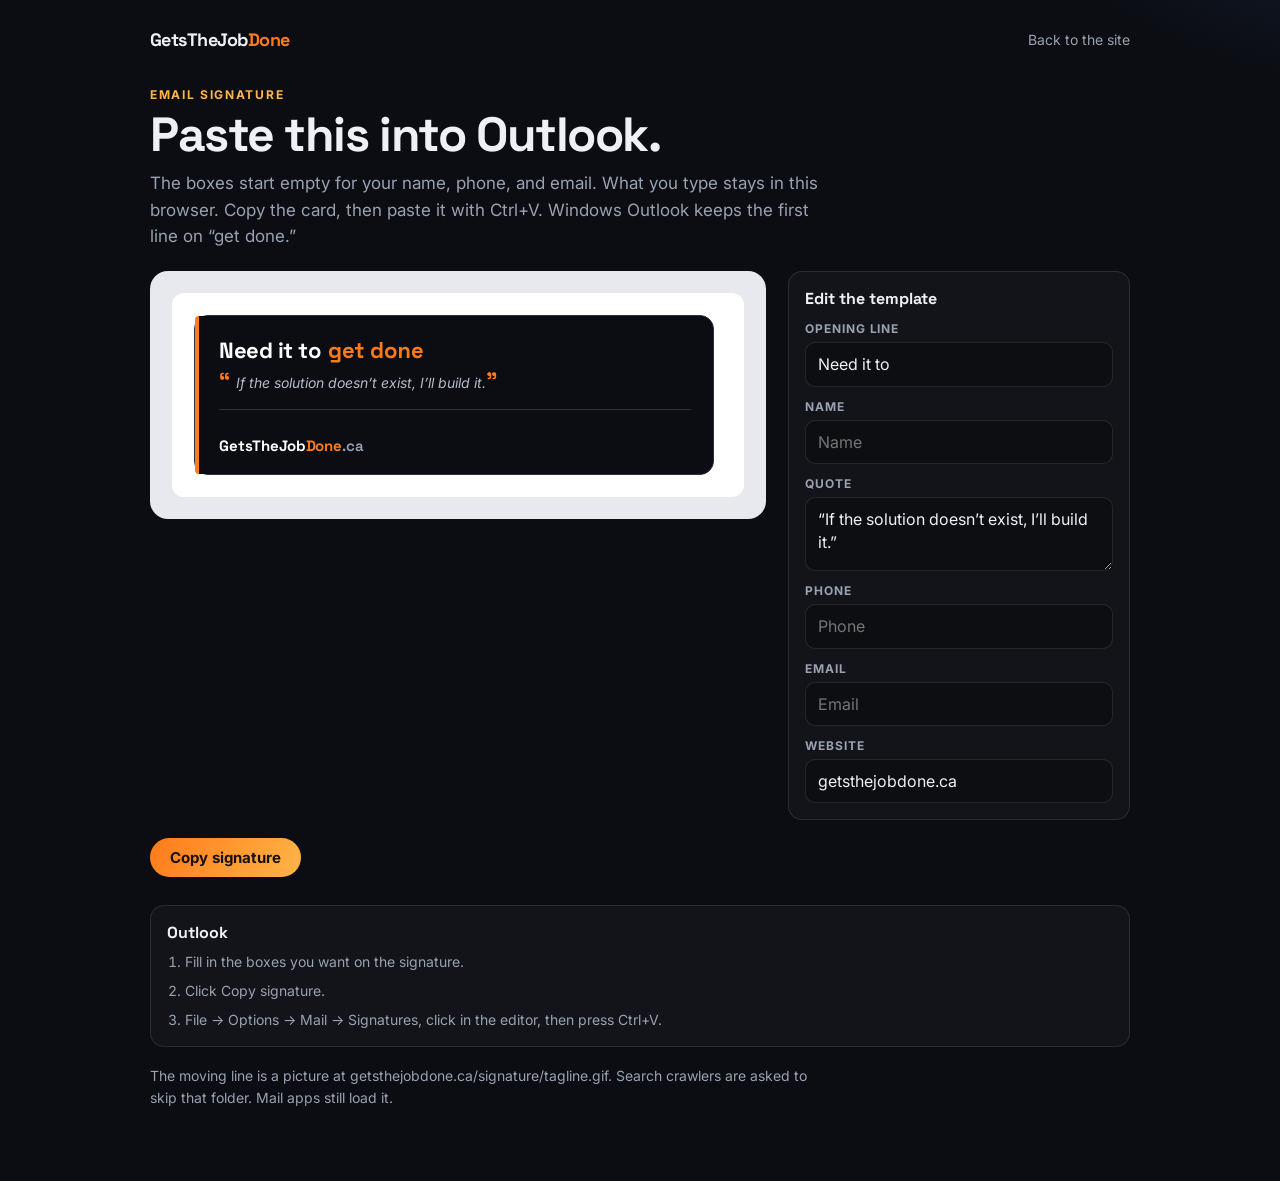
<file: signature.html>
<!DOCTYPE html>
<html lang="en">
<head>
  <meta charset="UTF-8" />
  <meta name="viewport" content="width=device-width, initial-scale=1.0" />
  <title>Outlook email signature | Gets The Job Done</title>
  <meta name="description" content="Fill in the email signature template and paste it into Outlook." />
  <meta name="robots" content="noindex" />
  <meta name="theme-color" content="#0b0d12" />
  <link rel="icon" href="favicon.svg" type="image/svg+xml" />
  <link rel="preconnect" href="https://fonts.googleapis.com" />
  <link rel="preconnect" href="https://fonts.gstatic.com" crossorigin />
  <link href="https://fonts.googleapis.com/css2?family=Inter:wght@500;600;700&family=Space+Grotesk:wght@600;700&display=swap" rel="stylesheet" />
  <style>
    :root {
      --bg: #0b0d12;
      --text: #eef0f5;
      --muted: #9aa1b2;
      --accent: #ff7a1a;
      --gold: #ffb547;
      --line: rgba(255, 255, 255, 0.1);
    }

    * { box-sizing: border-box; }

    body {
      margin: 0;
      min-height: 100vh;
      color: var(--text);
      font-family: Inter, "Segoe UI", Helvetica, Arial, sans-serif;
      background:
        radial-gradient(900px 420px at -10% -20%, rgba(255, 122, 26, 0.2), transparent 60%),
        radial-gradient(700px 380px at 110% -10%, rgba(79, 124, 255, 0.16), transparent 55%),
        var(--bg);
    }

    a { color: inherit; }

    .wrap {
      width: min(980px, calc(100% - 32px));
      margin: 0 auto;
      padding: 28px 0 72px;
    }

    .top {
      display: flex;
      align-items: center;
      justify-content: space-between;
      gap: 16px;
      margin-bottom: 36px;
    }

    .brand {
      font-family: "Space Grotesk", Inter, sans-serif;
      font-weight: 700;
      letter-spacing: -0.03em;
      text-decoration: none;
      font-size: 18px;
    }

    .brand span { color: var(--accent); }

    .top a.home {
      color: var(--muted);
      text-decoration: none;
      font-size: 14px;
    }

    .eyebrow {
      margin: 0 0 8px;
      color: var(--gold);
      font-size: 12px;
      font-weight: 700;
      letter-spacing: 0.14em;
      text-transform: uppercase;
    }

    h1 {
      margin: 0 0 10px;
      font-family: "Space Grotesk", Inter, sans-serif;
      font-size: clamp(32px, 5vw, 48px);
      line-height: 1.05;
      letter-spacing: -0.03em;
    }

    .lede {
      margin: 0 0 22px;
      max-width: 62ch;
      color: var(--muted);
      font-size: 17px;
      line-height: 1.55;
    }

    .layout {
      display: grid;
      grid-template-columns: minmax(0, 1.35fr) minmax(240px, 0.75fr);
      gap: 22px;
      align-items: start;
    }

    .stage {
      background: #e7e9ee;
      border-radius: 18px;
      padding: 22px;
    }

    .mail {
      background: #ffffff;
      color: #1c1f27;
      border-radius: 12px;
      overflow: hidden;
    }

    .mail-body { padding: 22px; }

    .sig-scroll { overflow-x: auto; }

    .fields {
      display: grid;
      gap: 12px;
      border: 1px solid var(--line);
      background: rgba(255, 255, 255, 0.03);
      border-radius: 14px;
      padding: 16px;
    }

    .fields h2 {
      margin: 0;
      font-family: "Space Grotesk", Inter, sans-serif;
      font-size: 16px;
    }

    label {
      display: grid;
      gap: 6px;
      color: var(--muted);
      font-size: 12px;
      font-weight: 700;
      letter-spacing: 0.08em;
      text-transform: uppercase;
    }

    input, textarea {
      width: 100%;
      border-radius: 10px;
      border: 1px solid var(--line);
      background: rgba(0, 0, 0, 0.28);
      color: var(--text);
      font: 16px/1.4 Inter, "Segoe UI", sans-serif;
      letter-spacing: 0;
      text-transform: none;
      padding: 10px 12px;
    }

    textarea { min-height: 74px; resize: vertical; }

    input:focus, textarea:focus {
      outline: 2px solid var(--gold);
      border-color: transparent;
    }

    .actions {
      display: flex;
      align-items: center;
      gap: 14px;
      margin-top: 18px;
    }

    button {
      appearance: none;
      border: 0;
      border-radius: 999px;
      padding: 12px 20px;
      background: linear-gradient(120deg, var(--accent), var(--gold));
      color: #1a1008;
      font: 700 15px/1 Inter, "Segoe UI", sans-serif;
      cursor: pointer;
    }

    button:focus-visible {
      outline: 2px solid var(--gold);
      outline-offset: 3px;
    }

    #status {
      min-height: 1.2em;
      color: var(--gold);
      font-size: 14px;
    }

    .steps {
      margin-top: 28px;
      border: 1px solid var(--line);
      background: rgba(255, 255, 255, 0.03);
      border-radius: 14px;
      padding: 16px 16px 8px;
    }

    .steps h2 {
      margin: 0 0 8px;
      font-family: "Space Grotesk", Inter, sans-serif;
      font-size: 16px;
    }

    .steps ol {
      margin: 0;
      padding-left: 18px;
      color: var(--muted);
      font-size: 14px;
      line-height: 1.5;
    }

    .steps li { margin: 0 0 8px; }

    .note {
      margin: 18px 0 0;
      color: var(--muted);
      font-size: 14px;
      line-height: 1.55;
      max-width: 75ch;
    }

    @media (max-width: 840px) {
      .layout { grid-template-columns: 1fr; }
    }
  </style>
</head>
<body>
  <div class="wrap">
    <div class="top">
      <a class="brand" href="index.html">GetsTheJob<span>Done</span></a>
      <a class="home" href="index.html">Back to the site</a>
    </div>

    <p class="eyebrow">Email signature</p>
    <h1>Paste this into Outlook.</h1>
    <p class="lede">
      The boxes start empty for your name, phone, and email. What you type stays in this browser.
      Copy the card, then paste it with Ctrl+V. Windows Outlook keeps the first line on “get done.”
    </p>

    <div class="layout">
      <div class="stage">
        <div class="mail">
          <div class="mail-body">
            <div class="sig-scroll" id="signature"></div>
          </div>
        </div>
      </div>

      <form class="fields" id="details" autocomplete="off">
        <h2>Edit the template</h2>
        <label>Opening line <input id="f-lead" name="lead" type="text" /></label>
        <label>Name <input id="f-name" name="name" type="text" placeholder="Name" /></label>
        <label>Quote <textarea id="f-quote" name="quote"></textarea></label>
        <label>Phone <input id="f-phone" name="phone" type="tel" placeholder="Phone" autocomplete="off" /></label>
        <label>Email <input id="f-email" name="email" type="text" placeholder="Email" autocomplete="off" inputmode="email" /></label>
        <label>Website <input id="f-web" name="web" type="text" /></label>
      </form>
    </div>

    <div class="actions">
      <button type="button" id="copy">Copy signature</button>
      <span id="status" role="status"></span>
    </div>

    <div class="steps">
      <h2>Outlook</h2>
      <ol>
        <li>Fill in the boxes you want on the signature.</li>
        <li>Click Copy signature.</li>
        <li>File → Options → Mail → Signatures, click in the editor, then press Ctrl+V.</li>
      </ol>
    </div>

    <p class="note">
      The moving line is a picture at getsthejobdone.ca/signature/tagline.gif. Search crawlers are asked to skip that folder.
      Mail apps still load it.
    </p>
  </div>

  <script>
    const ORIGIN = "https://getsthejobdone.ca/signature/";
    const STORAGE_KEY = "gtjd-signature-blanks";
    const DEFAULTS = {
      lead: "Need it to",
      name: "",
      quote: "“If the solution doesn’t exist, I’ll build it.”",
      phone: "",
      email: "",
      web: "getsthejobdone.ca"
    };
    const fields = Object.keys(DEFAULTS);

    function esc(value) {
      return String(value).replace(/[&<>"']/g, (ch) => ({
        "&": "&amp;",
        "<": "&lt;",
        ">": "&gt;",
        '"': "&quot;",
        "'": "&#39;"
      }[ch]));
    }

    function readForm() {
      const data = {};
      fields.forEach((key) => {
        data[key] = document.getElementById("f-" + key).value;
      });
      return data;
    }

    function writeForm(data) {
      fields.forEach((key) => {
        document.getElementById("f-" + key).value = data[key] == null ? "" : data[key];
      });
    }

    function loadData() {
      const data = { ...DEFAULTS };
      try {
        const saved = JSON.parse(localStorage.getItem(STORAGE_KEY) || "null");
        if (saved && typeof saved === "object") {
          fields.forEach((key) => {
            if (typeof saved[key] === "string") data[key] = saved[key];
          });
        }
      } catch (err) {}
      return data;
    }

    function saveData(data) {
      try { localStorage.setItem(STORAGE_KEY, JSON.stringify(data)); } catch (err) {}
    }

    function quoted(text) {
      let body = text.trim();
      body = body.replace(/^[“"']\s*/, "").replace(/\s*[”"']$/, "");
      return { open: "“", body: body, close: "”" };
    }

    function phoneHref(phone) {
      const dial = phone.replace(/[^\d+]/g, "");
      return /^\+?\d{7,15}$/.test(dial) ? "tel:" + dial : "";
    }

    function mailHref(email) {
      return /^[^\s@]+@[^\s@]+\.[^\s@]+$/.test(email) ? "mailto:" + email : "";
    }

    function webParts(web) {
      const raw = web.trim();
      if (!raw) return null;
      const href = /^https?:\/\//i.test(raw) ? raw : "https://" + raw;
      try {
        const url = new URL(href);
        if (url.protocol !== "http:" && url.protocol !== "https:") return null;
        return { href: url.href, label: raw.replace(/^https?:\/\//i, "").replace(/\/$/, "") };
      } catch (err) {
        return null;
      }
    }

    function line(html, size, weight, color, top) {
      return '<tr><td style="padding:' + top + 'px 0 0 0;font-family:Inter,\'Segoe UI\',Helvetica,Arial,sans-serif;font-size:' + size + 'px;line-height:20px;font-weight:' + weight + ';color:' + color + ';mso-line-height-rule:exactly;">' + html + "</td></tr>";
    }

    function contactCell(icon, href, text) {
      const inner = href
        ? '<a href="' + esc(href) + '" style="color:#eef0f5;text-decoration:none;"><span style="color:#eef0f5;">' + esc(text) + "</span></a>"
        : '<span style="color:#eef0f5;">' + esc(text) + "</span>";
      return ''
        + '<td valign="middle" width="14" style="width:14px;vertical-align:middle;font-size:0;line-height:0;">'
        + '<img src="signature/' + icon + '" width="14" height="14" alt="" style="display:block;border:0;outline:none;text-decoration:none;width:14px;height:14px;" />'
        + "</td>"
        + '<td valign="middle" style="vertical-align:middle;padding:0 18px 0 7px;font-family:Inter,\'Segoe UI\',Helvetica,Arial,sans-serif;font-size:13px;line-height:18px;mso-line-height-rule:exactly;">'
        + inner
        + "</td>";
    }

    function signatureInner(data) {
      const lead = data.lead.trim();
      const name = data.name.trim();
      const phone = data.phone.trim();
      const email = data.email.trim();
      const quote = quoted(data.quote);
      const web = webParts(data.web);
      const rows = [];

      rows.push(
        "<tr><td style=\"padding:0;\">"
        + '<table role="presentation" cellpadding="0" cellspacing="0" border="0" style="border-collapse:collapse;">'
        + "<tr>"
        + '<td valign="middle" style="vertical-align:middle;padding:0 7px 0 0;font-family:\'Space Grotesk\',Inter,\'Segoe UI\',Helvetica,Arial,sans-serif;font-size:22px;line-height:28px;font-weight:700;letter-spacing:-0.02em;color:#ffffff;mso-line-height-rule:exactly;">'
        + esc(lead || "Need it to")
        + "</td>"
        + '<td valign="middle" style="vertical-align:middle;font-size:0;line-height:0;">'
        + "<!--[if !mso]><!-->"
        + '<img src="signature/tagline.gif" width="161" height="28" alt="get done" style="display:block;border:0;outline:none;text-decoration:none;width:161px;height:28px;" />'
        + "<!--<![endif]-->"
        + "<!--[if mso]>"
        + '<span style="font-family:\'Segoe UI\',Helvetica,Arial,sans-serif;font-size:22px;line-height:28px;font-weight:700;color:#ff7a1a;">get done</span>'
        + "<![endif]-->"
        + "</td></tr></table></td></tr>"
      );

      if (name) rows.push(line(esc(name), 16, 600, "#eef0f5", 14));

      if (quote.body) {
        rows.push(
          '<tr><td style="padding:6px 0 0 0;">'
          + '<table role="presentation" cellpadding="0" cellspacing="0" border="0" style="border-collapse:collapse;"><tr>'
          + '<td valign="top" style="vertical-align:top;padding:0 6px 0 0;font-family:\'Space Grotesk\',Inter,\'Segoe UI\',Helvetica,Arial,sans-serif;font-size:22px;line-height:20px;font-weight:700;color:#ff7a1a;mso-line-height-rule:exactly;">'
          + esc(quote.open) + "</td>"
          + '<td valign="top" style="vertical-align:top;font-family:Inter,\'Segoe UI\',Helvetica,Arial,sans-serif;font-size:14px;line-height:20px;font-style:italic;color:#b4bac8;mso-line-height-rule:exactly;">'
          + esc(quote.body)
          + '<span style="color:#ff7a1a;font-style:normal;font-weight:700;font-family:\'Space Grotesk\',Inter,\'Segoe UI\',Helvetica,Arial,sans-serif;font-size:22px;line-height:20px;">'
          + esc(quote.close) + "</span></td>"
          + "</tr></table></td></tr>"
        );
      }

      rows.push(
        '<tr><td style="padding:16px 0 12px 0;font-size:0;line-height:0;">'
        + '<table role="presentation" cellpadding="0" cellspacing="0" border="0" width="100%" style="border-collapse:collapse;width:100%;"><tr>'
        + '<td height="1" bgcolor="#2a3142" style="height:1px;background-color:#2a3142;font-size:0;line-height:0;mso-line-height-rule:exactly;">&nbsp;</td>'
        + "</tr></table></td></tr>"
      );

      if (phone || email) {
        let cells = "";
        if (phone) cells += contactCell("phone.png", phoneHref(phone), phone);
        if (email) cells += contactCell("mail.png", mailHref(email), email);
        rows.push(
          '<tr><td style="padding:0;"><table role="presentation" cellpadding="0" cellspacing="0" border="0" style="border-collapse:collapse;"><tr>'
          + cells + "</tr></table></td></tr>"
        );
      }

      if (web) {
        const label = /^getsthejobdone\.ca$/i.test(web.label)
          ? '<span style="color:#ffffff;">GetsTheJob</span><span style="color:#ff7a1a;">Done</span><span style="color:#9aa1b2;font-weight:600;">.ca</span>'
          : '<span style="color:#ffffff;">' + esc(web.label) + "</span>";
        rows.push(
          '<tr><td style="padding:14px 0 0 0;font-family:\'Space Grotesk\',Inter,\'Segoe UI\',Helvetica,Arial,sans-serif;font-size:15px;line-height:20px;font-weight:700;letter-spacing:-0.01em;mso-line-height-rule:exactly;">'
          + '<a href="' + esc(web.href) + '" style="color:#ffffff;text-decoration:none;">' + label + "</a></td></tr>"
        );
      }

      return ''
        + "<!--[if mso]><table role=\"presentation\" cellpadding=\"0\" cellspacing=\"0\" border=\"0\" width=\"520\"><tr><td width=\"520\"><![endif]-->"
        + '<table role="presentation" cellpadding="0" cellspacing="0" border="0" width="520" style="width:520px;max-width:520px;border-collapse:separate;border-spacing:0;border:1px solid #2a3142;border-radius:14px;background-color:#0b0d12;">'
        + "<tr>"
        + '<td width="4" bgcolor="#ff7a1a" style="width:4px;background-color:#ff7a1a;border-radius:14px 0 0 14px;font-size:0;line-height:0;mso-line-height-rule:exactly;">&nbsp;</td>'
        + '<td bgcolor="#0b0d12" style="background-color:#0b0d12;background-image:linear-gradient(#0b0d12,#0b0d12);border-radius:0 14px 14px 0;padding:20px 22px 18px 20px;font-family:Inter,\'Segoe UI\',Helvetica,Arial,sans-serif;">'
        + '<table role="presentation" cellpadding="0" cellspacing="0" border="0" width="100%" style="border-collapse:collapse;width:100%;">'
        + rows.join("")
        + "</table></td></tr></table>"
        + "<!--[if mso]></td></tr></table><![endif]-->";
    }

    function plainText(data) {
      const quote = quoted(data.quote);
      const lines = [((data.lead.trim() || "Need it to") + " get done").trim()];
      if (data.name.trim()) lines.push(data.name.trim());
      if (quote.body) lines.push(quote.open + quote.body + quote.close);
      if (data.phone.trim()) lines.push(data.phone.trim());
      if (data.email.trim()) lines.push(data.email.trim());
      const web = webParts(data.web);
      if (web) lines.push(web.href);
      return lines.join("\n");
    }

    function absoluteHtml(html) {
      return html.replace(/src="signature\//g, 'src="' + ORIGIN);
    }

    function render() {
      const data = readForm();
      saveData(data);
      document.getElementById("signature").innerHTML = signatureInner(data);
    }

    writeForm(loadData());
    document.getElementById("details").addEventListener("input", () => {
      document.getElementById("status").textContent = "";
      render();
    });
    document.getElementById("copy").addEventListener("click", async () => {
      const data = readForm();
      const html = absoluteHtml(signatureInner(data));
      const status = document.getElementById("status");
      try {
        await navigator.clipboard.write([
          new ClipboardItem({
            "text/html": new Blob([html], { type: "text/html" }),
            "text/plain": new Blob([plainText(data)], { type: "text/plain" }),
          }),
        ]);
        status.textContent = "Copied. In Outlook, click the signature box and press Ctrl+V.";
      } catch (error) {
        status.textContent = "Clipboard was blocked. Select the card and press Ctrl+C.";
      }
    });
    render();
  </script>
</body>
</html>
</file>
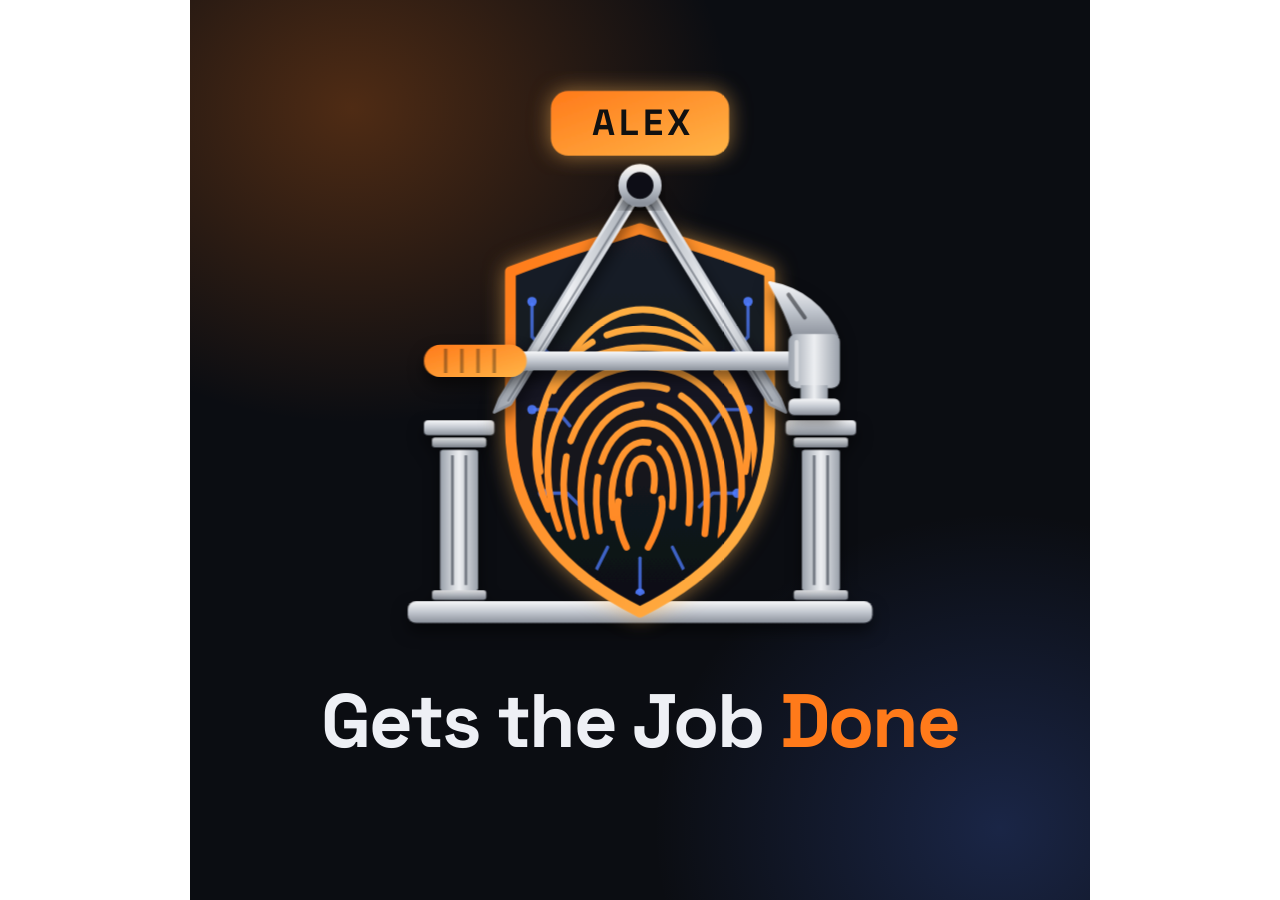
<file: brand/crest.html>
<!doctype html>
<html lang="en">
<head>
<meta charset="utf-8">
<title>Gets It Done crest</title>
<link href="https://fonts.googleapis.com/css2?family=Space+Grotesk:wght@600;700&display=swap" rel="stylesheet">
<style>
  html, body { margin:0; height:100%; background:transparent; overflow:hidden; }
  body { display:grid; place-items:center; }
  .frame { width:100vmin; height:100vmin; display:grid; place-items:center; position:relative; }
  body[data-bg="dark"] .frame, body[data-bg="round"] .frame {
    background:
      radial-gradient(60% 50% at 18% 12%, rgba(255,122,26,0.28), transparent 70%),
      radial-gradient(55% 50% at 90% 92%, rgba(79,124,255,0.22), transparent 70%),
      #0b0d12;
  }
  body[data-bg="round"] .frame { border-radius:50%; }
  svg.lockup { width:84%; height:84%; overflow:visible; }
  body[data-v="mark"] svg.lockup { width:90%; height:90%; }
  .word { font-family:"Space Grotesk", system-ui, sans-serif; font-weight:700; letter-spacing:-1.5px; }
  .badge-text { font-family:"Space Grotesk", system-ui, sans-serif; font-weight:700; letter-spacing:3px; }
</style>
</head>
<body>
<div class="frame">
<svg class="lockup" id="art" xmlns="http://www.w3.org/2000/svg" viewBox="0 0 512 560">
  <defs>
    <linearGradient id="orange" x1="0" y1="0" x2="1" y2="1">
      <stop offset="0" stop-color="#ff7a1a"/>
      <stop offset="1" stop-color="#ffb547"/>
    </linearGradient>
    <linearGradient id="orangeV" gradientUnits="userSpaceOnUse" x1="0" y1="150" x2="0" y2="400">
      <stop offset="0" stop-color="#ffb547"/>
      <stop offset="1" stop-color="#ff7a1a"/>
    </linearGradient>
    <linearGradient id="silver" x1="0" y1="0" x2="0" y2="1">
      <stop offset="0" stop-color="#f6f7f9"/>
      <stop offset="0.5" stop-color="#c3c8d0"/>
      <stop offset="1" stop-color="#8c929c"/>
    </linearGradient>
    <linearGradient id="silverH" x1="0" y1="0" x2="1" y2="0">
      <stop offset="0" stop-color="#9aa1ab"/>
      <stop offset="0.5" stop-color="#eef0f3"/>
      <stop offset="1" stop-color="#9aa1ab"/>
    </linearGradient>
    <linearGradient id="shieldFill" x1="0" y1="0" x2="0" y2="1">
      <stop offset="0" stop-color="#1a1e28"/>
      <stop offset="1" stop-color="#0e1016"/>
    </linearGradient>
    <clipPath id="shieldClip">
      <path d="M168 154 C206 140 232 134 256 127 C280 134 306 140 344 154 L344 262 C344 324 308 362 256 388 C204 362 168 324 168 262 Z"/>
    </clipPath>
    <filter id="glow" x="-30%" y="-30%" width="160%" height="160%">
      <feGaussianBlur stdDeviation="8" result="b"/>
      <feColorMatrix in="b" values="0 0 0 0 1  0 0 0 0 0.48  0 0 0 0 0.1  0 0 0 0.55 0"/>
      <feMerge><feMergeNode/><feMergeNode in="SourceGraphic"/></feMerge>
    </filter>
    <filter id="drop" x="-20%" y="-20%" width="140%" height="140%">
      <feDropShadow dx="0" dy="6" stdDeviation="6" flood-color="#000" flood-opacity="0.55"/>
    </filter>
  </defs>

  <g id="crest">
    <!-- pillars -->
    <g filter="url(#drop)">
      <g id="pillar">
        <rect x="96" y="258" width="52" height="11" rx="3" fill="url(#silver)"/>
        <rect x="102" y="271" width="40" height="7" rx="2" fill="url(#silver)" opacity="0.85"/>
        <rect x="108" y="280" width="28" height="104" rx="2" fill="url(#silverH)"/>
        <path d="M117 284 V380 M127 284 V380" stroke="#6d737d" stroke-width="2"/>
        <rect x="102" y="384" width="40" height="7" rx="2" fill="url(#silver)" opacity="0.85"/>
      </g>
      <use href="#pillar" transform="translate(512 0) scale(-1 1)"/>
      <rect x="84" y="392" width="344" height="16" rx="6" fill="url(#silver)"/>
    </g>

    <!-- shield -->
    <g filter="url(#glow)">
      <path d="M160 148 C201 132 229 125 256 116 C283 125 311 132 352 148 L352 262 C352 332 312 372 256 400 C200 372 160 332 160 262 Z"
            fill="url(#shieldFill)" stroke="url(#orange)" stroke-width="8" stroke-linejoin="round"/>
    </g>

    <g clip-path="url(#shieldClip)">
      <!-- circuit traces -->
      <g stroke="#4f7cff" stroke-width="2.5" fill="none" stroke-linecap="round" opacity="0.75">
        <path d="M176 172 V196 L188 208"/>
        <path d="M336 172 V196 L324 208"/>
        <path d="M178 250 H194 L204 262"/>
        <path d="M334 250 H318 L308 262"/>
        <path d="M186 312 L202 312 L212 322"/>
        <path d="M326 312 L310 312 L300 322"/>
        <path d="M256 360 V384"/>
        <path d="M232 352 L222 372"/>
        <path d="M280 352 L290 372"/>
      </g>
      <g fill="#4f7cff" opacity="0.9">
        <circle cx="176" cy="170" r="3.5"/><circle cx="336" cy="170" r="3.5"/>
        <circle cx="176" cy="250" r="3.5"/><circle cx="336" cy="250" r="3.5"/>
        <circle cx="184" cy="312" r="3.5"/><circle cx="328" cy="312" r="3.5"/>
        <circle cx="256" cy="386" r="3.5"/><circle cx="221" cy="374" r="3.5"/><circle cx="291" cy="374" r="3.5"/>
      </g>

      <!-- fingerprint -->
      <g fill="none" stroke="url(#orangeV)" stroke-width="5" stroke-linecap="round">
        <path d="M248 312 C246 296 252 286 258 286 C266 286 268 298 266 310"/>
        <path d="M236 330 C232 304 240 276 258 274 C278 274 282 300 280 322" stroke-dasharray="70 10 200"/>
        <path d="M226 340 C218 300 230 262 258 260 C288 260 296 296 292 334" stroke-dasharray="40 12 300"/>
        <path d="M216 344 C204 296 220 248 258 246 C298 246 310 292 304 342" stroke-dasharray="120 14 300"/>
        <path d="M206 344 C188 290 208 234 258 232 C308 232 324 288 316 344" stroke-dasharray="60 12 90 12 300"/>
        <path d="M196 338 C174 282 196 218 258 218 C320 218 340 282 328 340" stroke-dasharray="150 16 300"/>
        <path d="M188 324 C164 270 186 204 258 204 C330 204 350 270 338 324" stroke-dasharray="80 14 120 14 300"/>
        <path d="M182 296 C172 244 204 190 258 190 C312 190 344 244 334 296" stroke-dasharray="110 12 300"/>
        <path d="M192 236 C206 196 232 176 258 176 C284 176 310 196 324 236"/>
        <path d="M246 352 C240 340 238 326 240 318"/>
        <path d="M262 352 C270 338 274 322 272 316"/>
      </g>
    </g>

    <!-- compass legs: with the key they form an A -->
    <g filter="url(#drop)">
      <path d="M249 84 L152 242 L148 252 L160 246 L258 88 Z" fill="url(#silverH)" stroke="url(#silver)" stroke-width="2" stroke-linejoin="round"/>
      <path d="M263 84 L360 242 L364 252 L352 246 L254 88 Z" fill="url(#silverH)" stroke="url(#silver)" stroke-width="2" stroke-linejoin="round"/>
      <path d="M252 92 L158 244 M260 92 L354 244" stroke="#6d737d" stroke-width="1.5" opacity="0.7"/>
    </g>

    <!-- hammer -->
    <g filter="url(#drop)">
      <rect x="150" y="207" width="226" height="14" rx="7" fill="url(#silver)"/>
      <rect x="96" y="202" width="76" height="24" rx="12" fill="url(#orange)"/>
      <path d="M112 205 V223 M124 205 V223 M136 205 V223 M148 205 V223" stroke="#111" stroke-width="2.5" opacity="0.35"/>
      <path d="M370 196 C366 182 360 170 352 156 C374 160 394 174 402 196 Z" fill="url(#silver)" stroke="url(#silver)" stroke-width="2" stroke-linejoin="round"/>
      <path d="M366 165 L378 182" stroke="#0b0d12" stroke-width="3" stroke-linecap="round" opacity="0.5"/>
      <rect x="366" y="194" width="38" height="40" rx="6" fill="url(#silverH)"/>
      <rect x="375" y="232" width="20" height="12" fill="url(#silverH)"/>
      <rect x="366" y="242" width="38" height="12" rx="4" fill="url(#silver)"/>
      <path d="M372 200 V228" stroke="#ffffff" stroke-width="3" stroke-linecap="round" opacity="0.5"/>
    </g>

    <!-- ALEX badge with compass hinge -->
    <g filter="url(#drop)">
      <circle cx="256" cy="84" r="13" fill="#0b0d12" stroke="url(#silver)" stroke-width="6"/>
    </g>
    <g filter="url(#glow)">
      <rect x="190" y="14" width="132" height="48" rx="13" fill="url(#orange)"/>
    </g>
    <text class="badge-text" x="258" y="47" text-anchor="middle" font-size="27" fill="#111">ALEX</text>
  </g>

  <text id="wordmark" class="word" x="256" y="500" text-anchor="middle" font-size="56" fill="#eef0f5">Gets the Job <tspan fill="#ff7a1a">Done</tspan></text>
</svg>
</div>
<script>
  const p = new URLSearchParams(location.hash.slice(1));
  document.body.dataset.bg = p.get("bg") || "dark";
  document.body.dataset.v = p.get("v") || "full";
  if (p.get("v") === "mark") {
    document.getElementById("wordmark").remove();
    document.getElementById("art").setAttribute("viewBox", "64 16 384 400");
  }
</script>
</body>
</html>
</file>
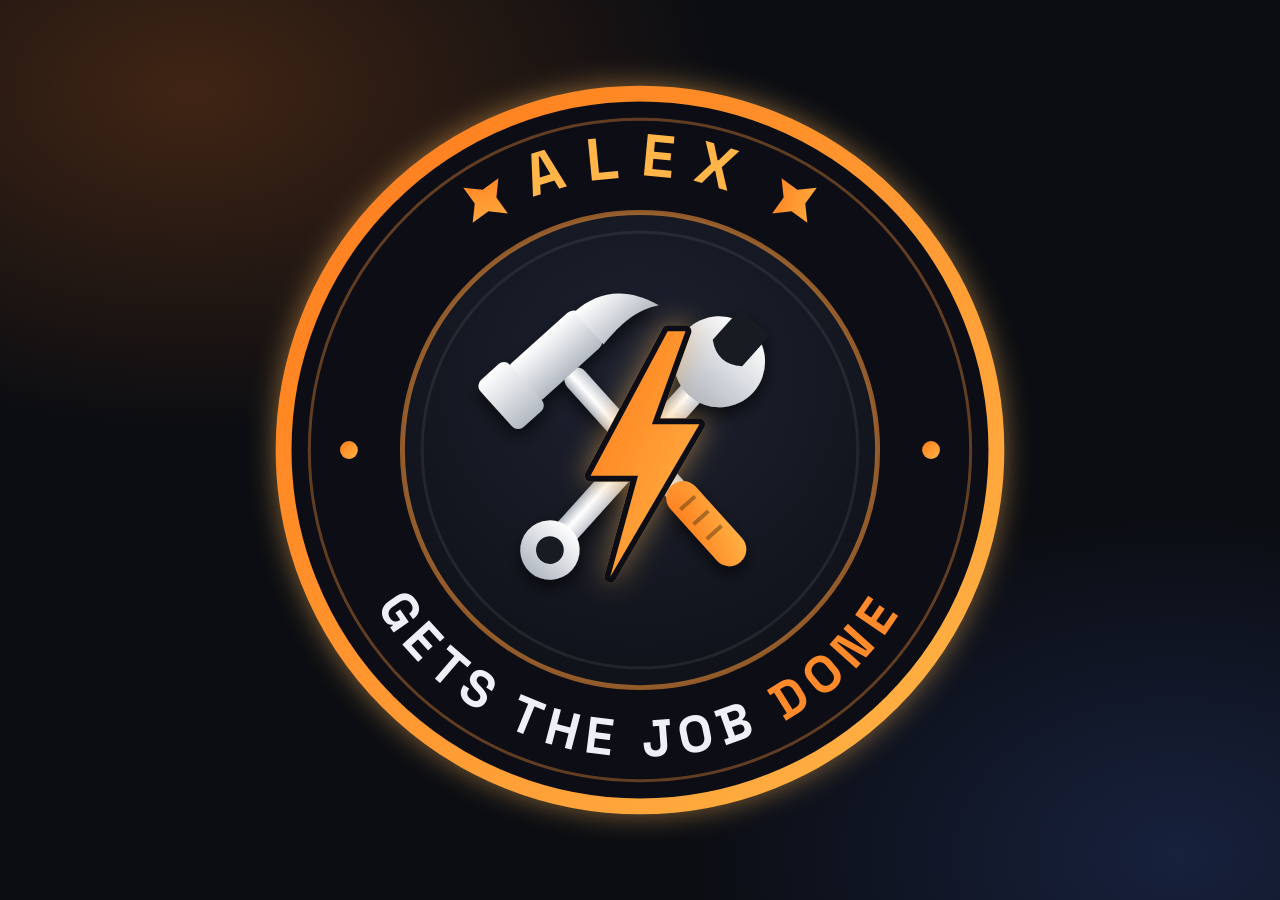
<file: brand/seal.html>
<!doctype html>
<html lang="en">
<head>
<meta charset="utf-8">
<title>Gets the Job Done seal</title>
<link href="https://fonts.googleapis.com/css2?family=Space+Grotesk:wght@700&display=swap" rel="stylesheet">
<style>
  html, body { margin:0; height:100%; background:transparent; overflow:hidden; }
  body { display:grid; place-items:center; }
  .frame { width:100vw; height:100vh; display:grid; place-items:center; }
  body[data-bg="dark"] .frame {
    background:
      radial-gradient(60% 55% at 15% 10%, rgba(255,122,26,0.22), transparent 70%),
      radial-gradient(55% 55% at 92% 95%, rgba(79,124,255,0.18), transparent 70%),
      #0b0d12;
  }
  svg { height:88vh; width:88vh; overflow:visible; }
  body[data-bg="none"] svg { height:94vh; width:94vh; }
  .sg { font-family:"Space Grotesk", system-ui, sans-serif; font-weight:700; }
</style>
</head>
<body>
<div class="frame">
<svg id="seal" xmlns="http://www.w3.org/2000/svg" viewBox="0 0 400 400">
  <defs>
    <linearGradient id="og" x1="0" y1="0" x2="1" y2="1"><stop offset="0" stop-color="#ff7a1a"/><stop offset="1" stop-color="#ffb547"/></linearGradient>
    <linearGradient id="sv" x1="0" y1="0" x2="1" y2="0"><stop offset="0" stop-color="#aeb4bd"/><stop offset="0.45" stop-color="#ffffff"/><stop offset="1" stop-color="#c3c8d0"/></linearGradient>
    <linearGradient id="svV" x1="0" y1="0" x2="0" y2="1"><stop offset="0" stop-color="#ffffff"/><stop offset="1" stop-color="#b3b9c2"/></linearGradient>
    <radialGradient id="disc" cx="0.5" cy="0.35" r="0.75"><stop offset="0" stop-color="#1d2230"/><stop offset="1" stop-color="#0e1016"/></radialGradient>
    <filter id="gl" x="-30%" y="-30%" width="160%" height="160%">
      <feGaussianBlur stdDeviation="7" result="b"/>
      <feColorMatrix in="b" values="0 0 0 0 1  0 0 0 0 0.48  0 0 0 0 0.1  0 0 0 0.5 0"/>
      <feMerge><feMergeNode/><feMergeNode in="SourceGraphic"/></feMerge>
    </filter>
    <filter id="sh" x="-30%" y="-30%" width="160%" height="160%">
      <feDropShadow dx="0" dy="4" stdDeviation="4" flood-color="#000" flood-opacity="0.6"/>
    </filter>
    <path id="arcTop" d="M62 200 A138 138 0 0 1 338 200"/>
    <path id="arcBot" d="M45 200 A155 155 0 0 0 355 200"/>
  </defs>

  <g filter="url(#gl)"><circle cx="200" cy="200" r="180" fill="#0e1016" stroke="url(#og)" stroke-width="8"/></g>
  <circle cx="200" cy="200" r="167" fill="none" stroke="#ff9a3a" stroke-opacity="0.35" stroke-width="1.5"/>
  <circle cx="200" cy="200" r="120" fill="url(#disc)" stroke="#ff9a3a" stroke-opacity="0.55" stroke-width="2.5"/>
  <circle cx="200" cy="200" r="110" fill="none" stroke="#ffffff" stroke-opacity="0.07" stroke-width="1.5"/>

  <g id="ringText">
    <text class="sg" font-size="30" letter-spacing="10" fill="#ffb547"><textPath href="#arcTop" startOffset="50%" text-anchor="middle">ALEX</textPath></text>
    <text class="sg" font-size="26" letter-spacing="4.5" fill="#eef0f5"><textPath href="#arcBot" startOffset="50%" text-anchor="middle">GETS THE JOB <tspan fill="#ff8a2a">DONE</tspan></textPath></text>
    <g fill="url(#og)">
      <circle cx="53" cy="200" r="4.5"/><circle cx="347" cy="200" r="4.5"/>
      <path d="M118 70 l4 -9 l4 9 l9 4 l-9 4 l-4 9 l-4 -9 l-9 -4 Z" transform="rotate(30 122 74)"/>
      <path d="M274 70 l4 -9 l4 9 l9 4 l-9 4 l-4 9 l-4 -9 l-9 -4 Z" transform="rotate(-30 278 74)"/>
    </g>
  </g>

  <g filter="url(#sh)">
    <!-- wrench -->
    <g transform="rotate(42 200 200)">
      <rect x="193.5" y="150" width="13" height="112" rx="6.5" fill="url(#sv)"/>
      <circle cx="200" cy="140" r="23" fill="url(#svV)"/>
      <path d="M190 113 H210 V134 Q200 142 190 134 Z" fill="#161a24"/>
      <circle cx="200" cy="268" r="15" fill="url(#svV)"/>
      <circle cx="200" cy="268" r="7" fill="#161a24"/>
    </g>
    <!-- hammer -->
    <g transform="rotate(-42 200 200)">
      <rect x="194" y="146" width="12" height="96" rx="6" fill="url(#sv)"/>
      <rect x="191.5" y="224" width="17" height="52" rx="8.5" fill="url(#og)"/>
      <path d="M195 236 H205 M195 246 H205 M195 256 H205" stroke="#111" stroke-opacity="0.35" stroke-width="2"/>
      <rect x="176" y="124" width="48" height="24" rx="5" fill="url(#svV)"/>
      <rect x="160" y="120" width="20" height="32" rx="4" fill="url(#svV)"/>
      <path d="M222 126 C238 126 250 134 256 152 C246 146 236 146 222 148 Z" fill="url(#svV)"/>
    </g>
  </g>

  <path d="M214 140 L175 213 L199 213 L185 264 L230 187 L206 187 L223 140 Z" fill="url(#og)" stroke="#0e1016" stroke-width="6" stroke-linejoin="round" paint-order="stroke" filter="url(#gl)"/>
</svg>
</div>
<script>
  const p = new URLSearchParams(location.hash.slice(1));
  document.body.dataset.bg = p.get("bg") || "dark";
  if (p.get("v") === "icon") {
    document.getElementById("ringText").remove();
  }
</script>
</body>
</html>
</file>
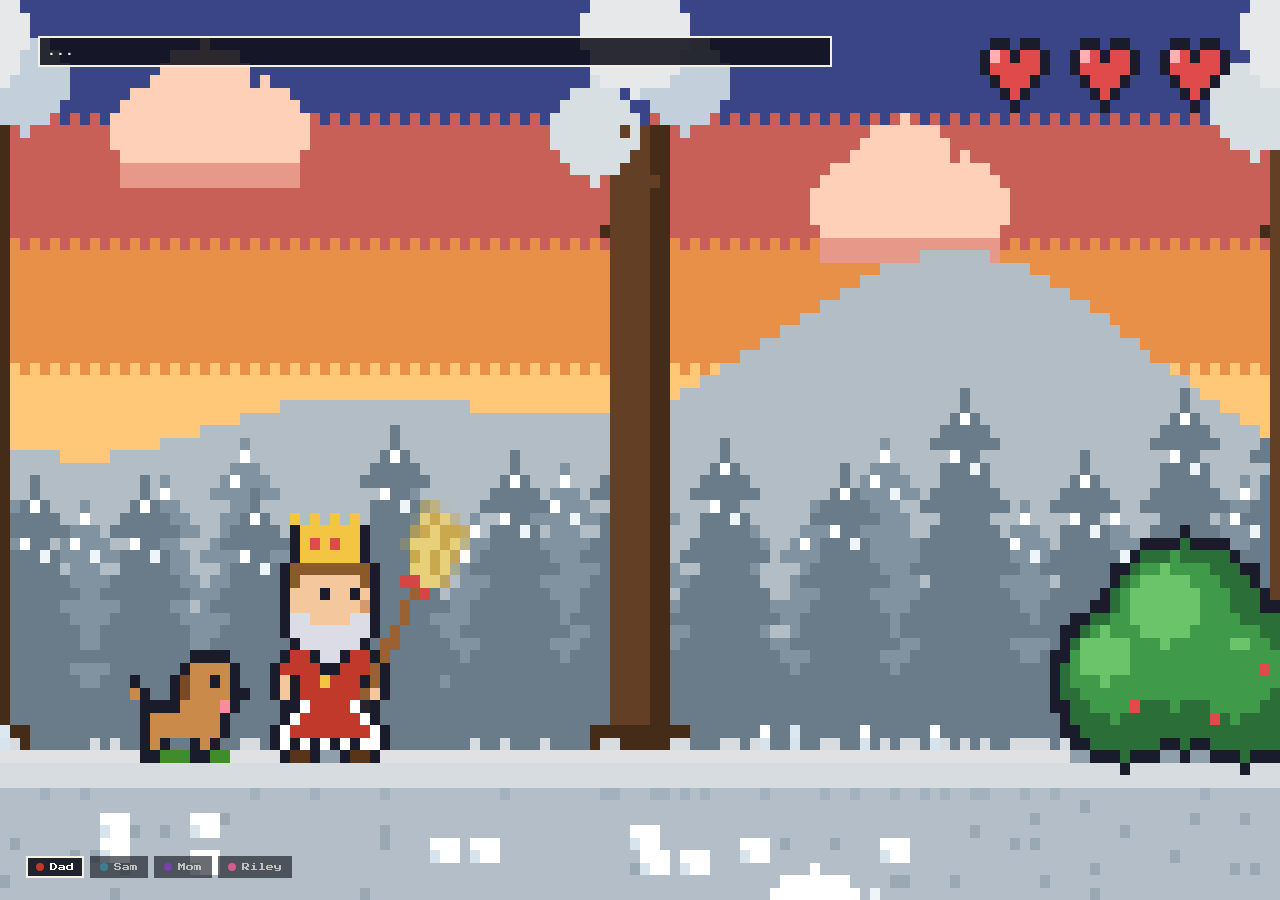
<file: kids/live.html>
<!DOCTYPE html>
<html lang="en">
<head>
  <meta charset="UTF-8" />
  <meta name="viewport" content="width=device-width, initial-scale=1" />
  <meta name="robots" content="noindex" />
  <title>Family Adventure Tasks: live quest board</title>
  <link rel="preconnect" href="https://fonts.googleapis.com" />
  <link rel="preconnect" href="https://fonts.gstatic.com" crossorigin />
  <link href="https://fonts.googleapis.com/css2?family=Press+Start+2P&display=swap" rel="stylesheet" />
  <style>
    /* A stage-only page for the portfolio: the real quest-board scene, playing demo fights on a loop. */
    html, body { margin: 0; height: 100%; overflow: hidden; background: #4f9fe0; }
    .stage { position: fixed; inset: 0; background: #4f9fe0; line-height: 0; overflow: hidden; }
    .quest-canvas { width: 100%; height: 100%; display: block; image-rendering: pixelated; image-rendering: crisp-edges; }
    .quest-panel { position: absolute; left: 3%; top: 4%; width: 62%; max-height: 52%; display: grid; gap: 4px; pointer-events: none; z-index: 2; }
    .quest-dialog {
      box-sizing: border-box; min-height: 2.6em; padding: 7px 8px;
      background: rgba(16, 18, 28, 0.88); color: #f4f0e4;
      font-family: "Press Start 2P", monospace; font-size: clamp(6px, 1.35vw, 9px);
      line-height: 1.45; white-space: normal; overflow-wrap: anywhere; border: 2px solid #f4f0e4;
    }
    .quest-hearts { position: absolute; width: 1px; height: 1px; overflow: hidden; clip: rect(0 0 0 0); white-space: nowrap; pointer-events: none; }
    .quest-actions { display: none !important; }
    .roster {
      position: fixed; left: 2%; right: 2%; bottom: 2.5%; z-index: 3;
      display: flex; flex-wrap: wrap; gap: 6px; pointer-events: none; line-height: 1;
    }
    .roster span {
      display: inline-flex; align-items: center; gap: 6px; padding: 5px 8px;
      background: rgba(16, 18, 28, 0.62); color: rgba(244, 240, 228, 0.7);
      font-family: "Press Start 2P", monospace; font-size: clamp(5px, 1.1vw, 8px);
      border: 2px solid transparent; transition: background 0.3s, color 0.3s, border-color 0.3s;
    }
    .roster span i { width: 8px; height: 8px; border-radius: 50%; background: var(--c); display: block; }
    .roster span.on { background: rgba(16, 18, 28, 0.9); color: #fff; border-color: #f4f0e4; }
  </style>
</head>
<body>
  <div id="stage"></div>
  <div class="roster" id="roster" aria-hidden="true"></div>
  <script type="module" src="live.js?v=71"></script>
</body>
</html>
</file>
<file: styles.css>
:root {
  --bg: #0b0d12;
  --bg-2: #12151d;
  --surface: rgba(255, 255, 255, 0.04);
  --surface-2: rgba(255, 255, 255, 0.07);
  --border: rgba(255, 255, 255, 0.09);
  --text: #eef0f5;
  --muted: #9aa1b2;
  --accent: #ff7a1a;
  --accent-2: #ffb547;
  --accent-3: #4f7cff;
  --radius: 18px;
  --maxw: 1160px;
  --font-display: "Space Grotesk", system-ui, sans-serif;
  --font-body: "Inter", system-ui, sans-serif;
}

*,
*::before,
*::after {
  box-sizing: border-box;
}

html {
  scroll-behavior: smooth;
  scroll-padding-top: 90px;
}

body {
  margin: 0;
  background: var(--bg);
  color: var(--text);
  font-family: var(--font-body);
  font-size: 17px;
  line-height: 1.6;
  -webkit-font-smoothing: antialiased;
  overflow-x: hidden;
}

h1, h2, h3, h4 {
  font-family: var(--font-display);
  line-height: 1.1;
  margin: 0 0 0.5em;
  letter-spacing: -0.02em;
}

p { margin: 0 0 1em; }
a { color: inherit; text-decoration: none; }

.accent { color: var(--accent); }

/* ---------- Animated background ---------- */
.bg {
  position: fixed;
  inset: 0;
  z-index: -2;
  overflow: hidden;
  pointer-events: none;
}

.blob {
  position: absolute;
  border-radius: 50%;
  filter: blur(90px);
  opacity: 0.45;
  will-change: transform;
}

.blob-1 {
  width: 520px; height: 520px;
  background: var(--accent);
  top: -160px; left: -120px;
  animation: float1 22s ease-in-out infinite;
}

.blob-2 {
  width: 460px; height: 460px;
  background: var(--accent-3);
  top: 30%; right: -160px;
  opacity: 0.32;
  animation: float2 26s ease-in-out infinite;
}

.blob-3 {
  width: 380px; height: 380px;
  background: var(--accent-2);
  bottom: -160px; left: 30%;
  opacity: 0.22;
  animation: float3 30s ease-in-out infinite;
}

@keyframes float1 {
  0%, 100% { transform: translate(0, 0) scale(1); }
  50% { transform: translate(140px, 120px) scale(1.15); }
}
@keyframes float2 {
  0%, 100% { transform: translate(0, 0) scale(1); }
  50% { transform: translate(-160px, -80px) scale(0.9); }
}
@keyframes float3 {
  0%, 100% { transform: translate(0, 0) scale(1); }
  50% { transform: translate(-120px, -140px) scale(1.2); }
}

.grid-overlay {
  position: absolute;
  inset: 0;
  background-image:
    linear-gradient(rgba(255,255,255,0.035) 1px, transparent 1px),
    linear-gradient(90deg, rgba(255,255,255,0.035) 1px, transparent 1px);
  background-size: 56px 56px;
  mask-image: radial-gradient(ellipse at 50% 30%, #000 30%, transparent 75%);
  -webkit-mask-image: radial-gradient(ellipse at 50% 30%, #000 30%, transparent 75%);
}

.cursor-glow {
  position: fixed;
  width: 420px; height: 420px;
  border-radius: 50%;
  background: radial-gradient(circle, rgba(255,122,26,0.12), transparent 65%);
  pointer-events: none;
  z-index: -1;
  transform: translate(-50%, -50%);
  left: -999px; top: -999px;
  transition: opacity 0.3s;
}

/* ---------- Nav ---------- */
.nav {
  position: fixed;
  top: 0; left: 0; right: 0;
  z-index: 50;
  display: flex;
  align-items: center;
  justify-content: space-between;
  padding: 18px clamp(20px, 5vw, 48px);
  transition: background 0.3s, backdrop-filter 0.3s, padding 0.3s, border-color 0.3s;
  border-bottom: 1px solid transparent;
}

.nav.scrolled {
  background: rgba(11, 13, 18, 0.72);
  backdrop-filter: blur(14px);
  -webkit-backdrop-filter: blur(14px);
  border-bottom-color: var(--border);
  padding-top: 12px;
  padding-bottom: 12px;
}

.logo {
  display: flex;
  align-items: center;
  gap: 10px;
  font-family: var(--font-display);
  font-weight: 700;
  font-size: 1.1rem;
}

.logo-mark {
  display: flex;
  align-items: center;
  gap: 14px;
  height: 36px;
  font-weight: 700;
  font-size: 0.95rem;
  letter-spacing: 0.22em;
  background: linear-gradient(135deg, var(--accent), var(--accent-2));
  -webkit-background-clip: text;
  background-clip: text;
  color: transparent;
}

.logo-mark::after {
  content: "";
  width: 1px;
  height: 22px;
  background: rgba(255, 255, 255, 0.22);
}

.nav-links {
  display: flex;
  align-items: center;
  gap: 28px;
  font-size: 0.95rem;
}

.nav-links a:not(.btn) {
  color: var(--muted);
  position: relative;
  transition: color 0.2s;
}

.nav-links a:not(.btn)::after {
  content: "";
  position: absolute;
  left: 0; bottom: -4px;
  width: 100%; height: 2px;
  background: var(--accent);
  transform: scaleX(0);
  transform-origin: right;
  transition: transform 0.3s ease;
}

.nav-links a:not(.btn):hover { color: var(--text); }
.nav-links a:not(.btn):hover::after { transform: scaleX(1); transform-origin: left; }

.nav-toggle {
  display: none;
  background: none;
  border: 0;
  width: 40px; height: 40px;
  cursor: pointer;
  position: relative;
}

.nav-toggle span {
  position: absolute;
  left: 9px; right: 9px;
  height: 2px;
  background: var(--text);
  transition: transform 0.3s, top 0.3s;
}
.nav-toggle span:first-child { top: 15px; }
.nav-toggle span:last-child { top: 23px; }
.nav-toggle[aria-expanded="true"] span:first-child { top: 19px; transform: rotate(45deg); }
.nav-toggle[aria-expanded="true"] span:last-child { top: 19px; transform: rotate(-45deg); }

/* ---------- Buttons ---------- */
.btn {
  display: inline-flex;
  align-items: center;
  justify-content: center;
  gap: 8px;
  padding: 14px 26px;
  border-radius: 999px;
  font-weight: 600;
  font-size: 0.98rem;
  border: 1px solid var(--border);
  transition: transform 0.2s, box-shadow 0.3s, background 0.3s, border-color 0.3s;
  position: relative;
  overflow: hidden;
}

.btn:hover { transform: translateY(-2px); }

.btn-primary {
  background: linear-gradient(135deg, var(--accent), var(--accent-2));
  color: #111;
  border-color: transparent;
  box-shadow: 0 10px 30px rgba(255,122,26,0.3);
}

.btn-primary::before {
  content: "";
  position: absolute;
  top: 0; left: -120%;
  width: 60%; height: 100%;
  background: linear-gradient(90deg, transparent, rgba(255,255,255,0.45), transparent);
  transform: skewX(-20deg);
  transition: left 0.6s ease;
}
.btn-primary:hover::before { left: 140%; }
.btn-primary:hover { box-shadow: 0 14px 40px rgba(255,122,26,0.45); }

.btn-ghost {
  background: var(--surface);
  backdrop-filter: blur(8px);
}
.btn-ghost:hover { border-color: rgba(255,255,255,0.25); background: var(--surface-2); }

.btn-small { padding: 9px 18px; font-size: 0.9rem; background: var(--surface-2); }
.btn-small:hover { border-color: var(--accent); }

.btn-large { padding: 18px 34px; font-size: 1.1rem; }

/* ---------- Hero ---------- */
.hero {
  min-height: 100vh;
  min-height: 100svh;
  display: flex;
  flex-direction: column;
  justify-content: center;
  padding: 130px clamp(20px, 5vw, 48px) 80px;
  max-width: var(--maxw);
  margin: 0 auto;
  position: relative;
}

.eyebrow {
  display: inline-block;
  font-size: 0.82rem;
  font-weight: 600;
  letter-spacing: 0.14em;
  text-transform: uppercase;
  color: var(--accent-2);
  margin-bottom: 18px;
}

.hero-title {
  font-size: clamp(3rem, 9vw, 7rem);
  font-weight: 700;
  margin-bottom: 24px;
}

.rotator {
  background: linear-gradient(120deg, var(--accent), var(--accent-2) 50%, var(--accent));
  background-size: 200% auto;
  -webkit-background-clip: text;
  background-clip: text;
  color: transparent;
  animation: shine 6s linear infinite;
}

@keyframes shine {
  to { background-position: 200% center; }
}

.caret {
  display: inline-block;
  width: 0.08em;
  height: 0.85em;
  margin-left: 0.06em;
  background: var(--accent);
  vertical-align: -0.05em;
  animation: blink 1s steps(1) infinite;
}

@keyframes blink { 50% { opacity: 0; } }

.hero-sub {
  font-size: clamp(1.05rem, 2vw, 1.3rem);
  color: var(--muted);
  max-width: 620px;
  margin-bottom: 36px;
}

.badges {
  list-style: none;
  margin: 0 0 32px;
  padding: 0;
  display: flex;
  flex-wrap: wrap;
  gap: 10px;
}

.badge {
  display: inline-flex;
  align-items: center;
  gap: 8px;
  padding: 8px 14px;
  border-radius: 999px;
  font-size: 0.9rem;
  font-weight: 600;
  background: var(--surface);
  border: 1px solid rgba(255,181,71,0.3);
  backdrop-filter: blur(8px);
}

.badge svg {
  width: 17px; height: 17px;
  fill: none;
  stroke: var(--accent-2);
  stroke-width: 2;
  stroke-linecap: round;
  stroke-linejoin: round;
}

.hero-cta {
  display: flex;
  flex-wrap: wrap;
  gap: 14px;
  margin-bottom: 64px;
}

.stats {
  display: flex;
  flex-wrap: wrap;
  gap: clamp(28px, 6vw, 72px);
}

.stat {
  display: flex;
  flex-wrap: wrap;
  align-items: baseline;
  max-width: 180px;
}

.stat-num, .stat-plus {
  font-family: var(--font-display);
  font-size: clamp(2rem, 4vw, 2.8rem);
  font-weight: 700;
}
.stat-plus { color: var(--accent); }

.stat-label {
  flex-basis: 100%;
  color: var(--muted);
  font-size: 0.9rem;
}

.scroll-hint {
  position: absolute;
  bottom: 30px;
  left: 50%;
  transform: translateX(-50%);
  width: 26px; height: 42px;
  border: 2px solid rgba(255,255,255,0.25);
  border-radius: 14px;
}
.scroll-hint span {
  position: absolute;
  top: 8px; left: 50%;
  width: 4px; height: 8px;
  margin-left: -2px;
  background: var(--accent);
  border-radius: 2px;
  animation: scrollDot 1.8s ease-in-out infinite;
}
@keyframes scrollDot {
  0% { opacity: 0; transform: translateY(0); }
  30% { opacity: 1; }
  100% { opacity: 0; transform: translateY(14px); }
}

/* ---------- Marquee ---------- */
.marquee {
  border-top: 1px solid var(--border);
  border-bottom: 1px solid var(--border);
  background: rgba(255,255,255,0.02);
  overflow: hidden;
  padding: 22px 0;
  transform: rotate(-1.5deg) scale(1.03);
}

.marquee-track {
  display: flex;
  gap: 32px;
  width: max-content;
  animation: marquee 32s linear infinite;
  font-family: var(--font-display);
  font-size: clamp(1.3rem, 3vw, 2rem);
  font-weight: 600;
  white-space: nowrap;
}
.marquee-track span:nth-child(even) { color: var(--accent); }

@keyframes marquee {
  to { transform: translateX(-50%); }
}

/* ---------- Sections ---------- */
.section {
  max-width: var(--maxw);
  margin: 0 auto;
  padding: clamp(80px, 12vw, 140px) clamp(20px, 5vw, 48px);
}

.section-head {
  max-width: 680px;
  margin-bottom: 56px;
}

.section h2 { font-size: clamp(2.1rem, 5vw, 3.4rem); }

.section-sub {
  color: var(--muted);
  font-size: 1.1rem;
}

/* ---------- Cards ---------- */
.cards {
  display: grid;
  grid-template-columns: repeat(auto-fill, minmax(250px, 1fr));
  grid-auto-flow: dense;
  gap: 18px;
}

.card {
  --mx: 50%;
  --my: 50%;
  position: relative;
  padding: 30px 26px;
  border-radius: var(--radius);
  background: var(--surface);
  border: 1px solid var(--border);
  overflow: hidden;
  transition: transform 0.35s ease, border-color 0.35s;
  transform-style: preserve-3d;
}

.card::before {
  content: "";
  position: absolute;
  inset: 0;
  background: radial-gradient(360px circle at var(--mx) var(--my), rgba(255,122,26,0.16), transparent 45%);
  opacity: 0;
  transition: opacity 0.35s;
  pointer-events: none;
}

.card:hover { border-color: rgba(255,122,26,0.4); }
.card:hover::before { opacity: 1; }

.card-icon {
  width: 52px; height: 52px;
  display: grid;
  place-items: center;
  border-radius: 14px;
  background: linear-gradient(135deg, rgba(255,122,26,0.18), rgba(255,181,71,0.08));
  border: 1px solid rgba(255,122,26,0.25);
  margin-bottom: 22px;
  transition: transform 0.4s ease;
}
.card:hover .card-icon { transform: rotate(-8deg) scale(1.08); }

.card-icon svg {
  width: 26px; height: 26px;
  fill: none;
  stroke: var(--accent-2);
  stroke-width: 1.7;
  stroke-linecap: round;
  stroke-linejoin: round;
}

.card h3 { font-size: 1.25rem; }
.card p { color: var(--muted); font-size: 0.97rem; margin: 0; }

.card-feature {
  background: linear-gradient(145deg, rgba(255,122,26,0.16), rgba(79,124,255,0.08));
  border-color: rgba(255,122,26,0.3);
}

.card-wide { grid-column: span 2; }

.card-cred {
  background: linear-gradient(145deg, rgba(255,181,71,0.12), rgba(255,255,255,0.03));
  border-color: rgba(255,181,71,0.3);
}
.card-cred h3 { font-size: 1.5rem; }
.card-cred p { font-size: 1.02rem; max-width: 460px; }

.cred-tag {
  position: absolute;
  top: 22px; right: 22px;
  font-size: 0.72rem;
  font-weight: 600;
  letter-spacing: 0.1em;
  text-transform: uppercase;
  padding: 5px 11px;
  border-radius: 999px;
  color: #111;
  background: linear-gradient(135deg, var(--accent), var(--accent-2));
}

.card-banner {
  grid-column: 1 / -1;
  display: grid;
  grid-template-columns: auto 1fr auto;
  align-items: center;
  column-gap: 22px;
}
.card-banner .card-icon { margin: 0; grid-row: span 2; }
.card-banner h3 { margin: 0 0 4px; }
.card-banner p { grid-column: 2; }
.card-banner .card-link { grid-column: 3; grid-row: 1 / span 2; margin: 0; }

.card-link {
  display: inline-block;
  margin-top: 16px;
  font-weight: 600;
  color: var(--accent-2);
}

/* ---------- Work ---------- */
.work-grid {
  display: grid;
  grid-template-columns: repeat(auto-fit, minmax(230px, 1fr));
  gap: 20px;
}

.work {
  border-radius: var(--radius);
  overflow: hidden;
  background: var(--surface);
  border: 1px solid var(--border);
  transition: transform 0.4s ease, border-color 0.4s;
}
.work:hover { transform: translateY(-6px); border-color: rgba(255,255,255,0.2); }

.work-visual {
  aspect-ratio: 4 / 3;
  display: grid;
  place-items: center;
  position: relative;
  overflow: hidden;
}

.work-visual::after {
  content: "";
  position: absolute;
  inset: 0;
  background: linear-gradient(transparent 55%, rgba(11,13,18,0.7));
}

.work-visual > span {
  font-family: var(--font-display);
  font-size: 3.2rem;
  font-weight: 700;
  color: rgba(255,255,255,0.9);
  transition: transform 0.6s ease;
  z-index: 1;
}
.work:hover .work-visual > span { transform: scale(1.15) rotate(-3deg); }

.work-feature {
  grid-column: 1 / -1;
  display: grid;
  grid-template-columns: 1fr 1fr;
}
.work-feature:hover { transform: translateY(-4px); border-color: rgba(127,163,171,0.5); }

.feature-visual {
  aspect-ratio: auto;
  display: flex;
  flex-direction: column;
  align-items: stretch;
  min-height: 560px;
}
.feature-visual::after { display: none; }

.feature-ticket {
  flex: 1;
  display: grid;
  place-items: center;
  padding: 36px 24px 44px;
  background:
    radial-gradient(circle at 30% 20%, rgba(255,255,255,0.18), transparent 50%),
    linear-gradient(135deg, #7fa3ab, #3f6670);
}

.feature-shot {
  display: block;
  height: 240px;
  overflow: hidden;
  position: relative;
  border-top: 1px solid rgba(255,255,255,0.15);
}

.feature-shot img {
  width: 165%;
  max-width: none;
  height: auto;
  display: block;
  transform-origin: top left;
  transition: transform 0.8s ease;
}

.feature-shot::after {
  content: "";
  position: absolute;
  inset: 0;
  background: linear-gradient(transparent 60%, rgba(11,13,18,0.55));
  pointer-events: none;
}

.work-feature:hover .feature-shot img { transform: scale(1.04); }

.ticket {
  width: min(280px, 80%);
  padding: 20px 20px 18px;
  background: #f4ecd2;
  color: #1d2a2e;
  font-family: "Courier New", monospace;
  font-size: 0.85rem;
  border-radius: 6px;
  box-shadow: 0 24px 50px rgba(0,0,0,0.35);
  transform: rotate(-3deg);
  animation: ticketFloat 6s ease-in-out infinite;
  position: relative;
}

.ticket::after {
  content: "";
  position: absolute;
  left: 0; right: 0; bottom: -8px;
  height: 8px;
  background: radial-gradient(circle at 6px 0, transparent 6px, #f4ecd2 6.5px) repeat-x;
  background-size: 12px 8px;
}

@keyframes ticketFloat {
  0%, 100% { transform: rotate(-3deg) translateY(0); }
  50% { transform: rotate(-1deg) translateY(-10px); }
}

.ticket-head {
  display: flex;
  justify-content: space-between;
  font-weight: 700;
  padding-bottom: 10px;
  margin-bottom: 10px;
  border-bottom: 2px dashed rgba(29,42,46,0.35);
}

.ticket-row {
  display: flex;
  justify-content: space-between;
  font-weight: 700;
  margin-top: 6px;
}
.ticket-row span:last-child { font-weight: 400; opacity: 0.6; }

.ticket-mod { padding-left: 16px; opacity: 0.75; }

.ticket-status {
  display: flex;
  align-items: center;
  gap: 8px;
  margin-top: 14px;
  padding-top: 10px;
  border-top: 2px dashed rgba(29,42,46,0.35);
  font-weight: 700;
  color: #1f7a45;
}

.pulse {
  width: 10px; height: 10px;
  border-radius: 50%;
  background: #22a35a;
  box-shadow: 0 0 0 0 rgba(34,163,90,0.6);
  animation: pulse 1.8s ease-out infinite;
}

@keyframes pulse {
  0% { box-shadow: 0 0 0 0 rgba(34,163,90,0.6); }
  100% { box-shadow: 0 0 0 12px rgba(34,163,90,0); }
}

.work-feature .work-body {
  padding: clamp(26px, 4vw, 44px);
  display: flex;
  flex-direction: column;
  justify-content: center;
  align-items: flex-start;
}
.work-feature .work-body h3 { font-size: clamp(1.5rem, 3vw, 2rem); margin-top: 16px; }
.work-feature .work-body > p { font-size: 1rem; margin-bottom: 18px; }

.work-feature-reverse .work-visual { order: 2; }
.work-feature-reverse:hover { border-color: rgba(79,124,255,0.5); }

.flow-visual {
  aspect-ratio: auto;
  display: flex;
  flex-direction: column;
  justify-content: space-evenly;
  align-items: center;
  gap: 26px;
  padding: 84px clamp(24px, 4vw, 48px) 40px;
  background:
    radial-gradient(circle at 70% 15%, rgba(255,255,255,0.14), transparent 50%),
    linear-gradient(145deg, #2a3f8f, #141a3d);
}
.flow-visual::after { display: none; }

.flow {
  list-style: none;
  margin: 0;
  padding: 0;
  width: 100%;
  max-width: 380px;
  position: relative;
  display: grid;
  gap: 18px;
}

.flow-label {
  margin: 0;
  font-size: 0.78rem;
  font-weight: 600;
  letter-spacing: 0.14em;
  text-transform: uppercase;
  color: rgba(255,255,255,0.6);
}

.suite-apps {
  list-style: none;
  margin: 0;
  padding: 0;
  width: 100%;
  max-width: 440px;
  display: grid;
  grid-template-columns: repeat(5, 1fr);
  gap: 8px;
}
.suite-apps li {
  display: flex;
  flex-direction: column;
  align-items: center;
  gap: 6px;
  padding: 12px 4px;
  border-radius: 12px;
  background: rgba(255,255,255,0.05);
  border: 1px solid rgba(255,255,255,0.1);
  font-size: 0.68rem;
  font-weight: 600;
  text-align: center;
  line-height: 1.2;
  color: rgba(255,255,255,0.8);
  animation: appGlow 7.5s ease-in-out infinite;
}
.suite-apps li:nth-child(2) { animation-delay: 1.5s; }
.suite-apps li:nth-child(3) { animation-delay: 3s; }
.suite-apps li:nth-child(4) { animation-delay: 4.5s; }
.suite-apps li:nth-child(5) { animation-delay: 6s; }
.suite-apps svg {
  width: 20px; height: 20px;
  fill: none;
  stroke: var(--accent-2);
  stroke-width: 1.8;
  stroke-linecap: round;
  stroke-linejoin: round;
}

@keyframes appGlow {
  0%, 22%, 100% { border-color: rgba(255,255,255,0.1); background: rgba(255,255,255,0.05); }
  8%, 14% { border-color: rgba(255,181,71,0.45); background: rgba(255,122,26,0.1); }
}

.toast {
  position: absolute;
  top: 18px; right: 18px;
  display: flex;
  align-items: center;
  gap: 12px;
  padding: 10px 16px 10px 14px;
  border-radius: 12px;
  background: rgba(11,13,18,0.82);
  border: 1px solid rgba(34,163,90,0.45);
  box-shadow: 0 12px 30px rgba(0,0,0,0.4);
  backdrop-filter: blur(8px);
  -webkit-backdrop-filter: blur(8px);
  animation: toastIn 7.5s ease-in-out infinite;
}
.toast strong { display: block; font-size: 0.85rem; color: #fff; }
.toast small { font-size: 0.72rem; color: rgba(255,255,255,0.6); }

@keyframes toastIn {
  0%, 30% { opacity: 0; transform: translateY(-12px); }
  36%, 62% { opacity: 1; transform: none; }
  68%, 100% { opacity: 0; transform: translateY(-12px); }
}

.flow::before {
  content: "";
  position: absolute;
  left: 9px; top: 12px; bottom: 12px;
  width: 2px;
  background: linear-gradient(var(--accent), var(--accent-2), var(--accent)) 0 0 / 100% 200%;
  opacity: 0.6;
  animation: flowLine 3s linear infinite;
}

@keyframes flowLine {
  to { background-position: 0 200%; }
}

.flow-step {
  display: flex;
  align-items: center;
  gap: 18px;
  position: relative;
  animation: flowStep 7.5s ease-in-out infinite;
}
.flow-step:nth-child(2) { animation-delay: 1.5s; }
.flow-step:nth-child(3) { animation-delay: 3s; }
.flow-step:nth-child(4) { animation-delay: 4.5s; }
.flow-step:nth-child(5) { animation-delay: 6s; }

.flow-step div {
  display: flex;
  flex-direction: column;
  padding: 14px 18px;
  border-radius: 12px;
  background: rgba(255,255,255,0.06);
  border: 1px solid rgba(255,255,255,0.1);
  flex: 1;
}
.flow-step strong { font-family: var(--font-display); font-size: 1.05rem; color: #fff; }
.flow-step small { color: rgba(255,255,255,0.65); font-size: 0.8rem; }

.flow-dot {
  width: 20px; height: 20px;
  flex-shrink: 0;
  border-radius: 50%;
  background: #141a3d;
  border: 2px solid rgba(255,255,255,0.35);
  position: relative;
  z-index: 1;
}

@keyframes flowStep {
  0%, 22%, 100% { transform: none; }
  6%, 16% { transform: translateX(8px); }
}

.flow-step .flow-dot { animation: flowDot 7.5s ease-in-out infinite; animation-delay: inherit; }
.flow-step div { animation: flowCard 7.5s ease-in-out infinite; animation-delay: inherit; }

@keyframes flowDot {
  0%, 22%, 100% { background: #141a3d; border-color: rgba(255,255,255,0.35); box-shadow: none; }
  6%, 16% { background: var(--accent); border-color: var(--accent-2); box-shadow: 0 0 0 6px rgba(255,122,26,0.2); }
}

@keyframes flowCard {
  0%, 22%, 100% { background: rgba(255,255,255,0.06); border-color: rgba(255,255,255,0.1); }
  6%, 16% { background: rgba(255,122,26,0.16); border-color: rgba(255,181,71,0.55); }
}

.mini-stats {
  display: grid;
  grid-template-columns: repeat(auto-fit, minmax(96px, 1fr));
  gap: 10px;
  width: 100%;
  margin-bottom: 22px;
}
.mini-stats div {
  display: flex;
  flex-direction: column;
  padding: 10px 14px;
  border-radius: 12px;
  background: var(--surface-2);
  border: 1px solid var(--border);
}
.mini-stats strong {
  font-family: var(--font-display);
  font-size: 1.4rem;
  color: var(--accent);
  line-height: 1.2;
}
.mini-stats span { font-size: 0.8rem; color: var(--muted); }

.suite {
  width: 100%;
  margin-bottom: 20px;
  border-radius: 14px;
  border: 1px solid var(--border);
  background: var(--surface);
  overflow: hidden;
}

.suite summary {
  cursor: pointer;
  list-style: none;
  padding: 14px 18px;
  font-weight: 600;
  color: var(--accent-2);
  display: flex;
  justify-content: space-between;
  align-items: center;
}
.suite summary::-webkit-details-marker { display: none; }
.suite summary::after {
  content: "+";
  font-size: 1.3rem;
  line-height: 1;
  transition: transform 0.3s ease;
}
.suite[open] summary::after { transform: rotate(45deg); }
.suite summary:hover { background: var(--surface-2); }

.suite-list {
  margin: 0;
  padding: 4px 18px 18px;
  display: grid;
  gap: 14px;
  animation: suiteIn 0.4s ease;
}
.suite-list dt {
  font-family: var(--font-display);
  font-weight: 600;
  color: var(--text);
}
.suite-list dd {
  margin: 2px 0 0;
  color: var(--muted);
  font-size: 0.92rem;
}

@keyframes suiteIn {
  from { opacity: 0; transform: translateY(-6px); }
  to { opacity: 1; transform: none; }
}

.private-note {
  color: var(--muted);
  font-size: 0.88rem;
  font-style: italic;
  margin: 0;
}

.tags { display: flex; flex-wrap: wrap; gap: 8px; }

.feature-list {
  list-style: none;
  margin: 0 0 24px;
  padding: 0;
  display: grid;
  gap: 8px;
  color: var(--text);
  font-size: 0.95rem;
}
.feature-list li {
  position: relative;
  padding-left: 26px;
}
.feature-list li::before {
  content: "";
  position: absolute;
  left: 0; top: 0.3em;
  width: 16px; height: 16px;
  border-radius: 50%;
  background: rgba(255,122,26,0.18) url("data:image/svg+xml,%3Csvg xmlns='http://www.w3.org/2000/svg' viewBox='0 0 24 24' fill='none' stroke='%23ffb547' stroke-width='3' stroke-linecap='round' stroke-linejoin='round'%3E%3Cpath d='M20 6L9 17l-5-5'/%3E%3C/svg%3E") center / 10px no-repeat;
}

/* ---------- Security project collage ---------- */
.work-feature-security:hover { border-color: rgba(34,163,90,0.45); }

.collage {
  aspect-ratio: auto;
  display: grid;
  grid-template-columns: 1fr 1fr;
  grid-template-rows: 1fr 1.15fr;
  gap: 8px;
  padding: 8px;
  min-height: 520px;
  background: #0d1110;
  place-items: stretch;
}
.collage::after { display: none; }
.collage .shot { border-radius: 12px; box-shadow: none; }
.collage-main { grid-column: span 2; }
.collage-main img { object-position: 30% 55%; }
.collage .shot:nth-child(2) img { object-position: center 30%; }
.collage .shot figcaption strong { font-size: 0.95rem; }

.collage-badge {
  position: absolute;
  top: 20px; right: 20px;
  z-index: 2;
  display: flex;
  flex-direction: column;
  padding: 10px 16px;
  border-radius: 14px;
  background: rgba(11,13,18,0.75);
  backdrop-filter: blur(10px);
  -webkit-backdrop-filter: blur(10px);
  border: 1px solid rgba(34,163,90,0.5);
  box-shadow: 0 10px 30px rgba(0,0,0,0.4);
  pointer-events: none;
}
.collage-badge strong {
  font-family: var(--font-display);
  font-size: 1.8rem;
  line-height: 1.1;
  color: #3ddc84;
}
.collage-badge span { font-size: 0.8rem; color: var(--muted); }

.work-feature-ride:hover { border-color: rgba(255,181,71,0.45); }

.collage-ride {
  grid-template-columns: 1fr 1fr 0.9fr;
  grid-template-rows: 1.1fr 1fr;
}
.collage-ride .collage-main { grid-column: span 2; }
.collage-ride .collage-main img { object-position: center; }
.collage-ride .collage-tall { grid-column: 3; grid-row: 1 / span 2; }
.collage-ride .shot:nth-child(2) img { object-position: center top; }
.collage-ride .shot:nth-child(3) img { object-position: 78% center; }
.collage-ride .collage-badge { left: 20px; right: auto; border-color: rgba(255,181,71,0.5); }
.collage-ride .collage-badge strong { color: var(--accent-2); }

/* ---------- Fire & life safety: Ontario map + GTA skyline ---------- */
.work-feature-fire:hover { border-color: rgba(255,77,77,0.45); }

.ont-visual {
  aspect-ratio: auto;
  display: flex;
  flex-direction: column;
  align-items: stretch;
  min-height: 640px;
  background:
    radial-gradient(circle at 70% 75%, rgba(255,90,60,0.22), transparent 45%),
    radial-gradient(circle at 20% 10%, rgba(79,124,255,0.15), transparent 50%),
    linear-gradient(160deg, #10141f, #1a0f12);
}
.ont-visual::after { display: none; }

.ont-map-wrap {
  position: relative;
  flex: 1.5;
  min-height: 340px;
}
.ont-map { position: absolute; inset: 14px 14px 0; width: calc(100% - 28px); height: calc(100% - 14px); }

.ont-label, .skyline-label {
  position: absolute;
  z-index: 2;
  top: 16px; left: 18px;
  font-size: 0.72rem;
  font-weight: 600;
  letter-spacing: 0.14em;
  text-transform: uppercase;
  color: rgba(255,255,255,0.6);
}

.ont-shape {
  fill: url(#ontFill);
  stroke: rgba(255,140,90,0.55);
  stroke-width: 1.4;
  stroke-linejoin: round;
  filter: drop-shadow(0 0 10px rgba(255,90,60,0.25));
}

.ont-gta circle {
  fill: rgba(255,90,60,0.1);
  stroke: #ff6b4a;
  stroke-width: 1.2;
  stroke-dasharray: 4 3;
  transform-box: fill-box;
  transform-origin: center;
  animation: gtaSpin 12s linear infinite;
}
.ont-gta text {
  fill: #ffb547;
  font-family: var(--font-display);
  font-size: 13px;
  font-weight: 700;
  letter-spacing: 0.1em;
}
@keyframes gtaSpin { to { transform: rotate(360deg); } }

.site-dot { fill: #ffb547; }
.site-dot.gta { fill: #ff6b4a; }
.site-ring {
  fill: none;
  stroke: #ff6b4a;
  stroke-width: 1;
  transform-box: fill-box;
  transform-origin: center;
  opacity: 0;
  animation: siteRing 3.2s ease-out infinite;
}
@keyframes siteRing {
  0% { transform: scale(0.4); opacity: 0.9; }
  100% { transform: scale(3.2); opacity: 0; }
}

.skyline {
  position: relative;
  flex: 1;
  min-height: 230px;
  border-top: 1px solid rgba(255,255,255,0.08);
  background: linear-gradient(transparent, rgba(255,90,60,0.08));
  overflow: hidden;
}

.towers {
  position: absolute;
  left: 6%; right: 6%; bottom: 0;
  height: 78%;
  display: flex;
  align-items: flex-end;
  gap: 3%;
}

.tower {
  position: relative;
  flex: 1;
  height: var(--h);
  border-radius: 3px 3px 0 0;
  background-color: #1d2333;
  background-image:
    repeating-linear-gradient(90deg, #1d2333 0 3px, transparent 3px 9px),
    repeating-linear-gradient(0deg, #1d2333 0 6px, rgba(255,214,140,0.45) 6px 9px);
  box-shadow: inset 0 0 0 1px rgba(255,255,255,0.05);
}

.tower.building {
  background-image:
    repeating-linear-gradient(90deg, #1d2333 0 3px, transparent 3px 9px),
    repeating-linear-gradient(0deg, #1d2333 0 6px, rgba(140,170,255,0.25) 6px 9px);
  animation: towerRise 9s steps(14, end) infinite;
  animation-delay: var(--d, 0s);
}
.tower.building::before {
  content: "";
  position: absolute;
  left: -2px; right: -2px; top: -6px;
  height: 8px;
  border-radius: 2px;
  background: linear-gradient(90deg, #ff7a1a, #ffb547);
  box-shadow: 0 0 14px rgba(255,122,26,0.8);
}

@keyframes towerRise {
  0% { height: 6%; opacity: 1; }
  70% { height: var(--h); opacity: 1; }
  92% { height: var(--h); opacity: 1; }
  100% { height: var(--h); opacity: 0; }
}

.crane {
  position: absolute;
  z-index: 1;
  bottom: 0;
  left: 36%;
  width: 34%;
  height: 96%;
  overflow: visible;
}
.crane path, .crane line {
  fill: none;
  stroke: #ffb547;
  stroke-width: 1.6;
  stroke-linecap: round;
}
.crane-weight { fill: #ff7a1a; }
.crane-hook rect { fill: #ffb547; }
.crane-hook { animation: hook 6s ease-in-out infinite; }
@keyframes hook {
  0%, 100% { transform: translate(0, 0); }
  35% { transform: translate(-28px, 22px); }
  65% { transform: translate(-28px, 0); }
}

.dust {
  position: absolute;
  bottom: -10px;
  width: 70px; height: 40px;
  border-radius: 50%;
  background: radial-gradient(circle, rgba(210,190,170,0.35), transparent 70%);
  filter: blur(4px);
  animation: dust 4s ease-out infinite;
}
.dust.d1 { left: 18%; }
.dust.d2 { left: 44%; animation-delay: 1.3s; }
.dust.d3 { left: 68%; animation-delay: 2.6s; }
@keyframes dust {
  0% { transform: scale(0.4) translateY(0); opacity: 0; }
  20% { opacity: 1; }
  100% { transform: scale(1.8) translateY(-30px); opacity: 0; }
}

.tool-pop {
  position: absolute;
  z-index: 3;
  width: 22px; height: 22px;
  margin: -11px 0 0 -11px;
  display: grid;
  place-items: center;
  border-radius: 50%;
  background: rgba(11,13,18,0.85);
  border: 1px solid rgba(255,181,71,0.6);
  box-shadow: 0 6px 16px rgba(0,0,0,0.5);
  pointer-events: none;
  animation: toolPop 1.8s cubic-bezier(.2,.8,.2,1) forwards;
}
.tool-pop svg {
  width: 13px; height: 13px;
  fill: none;
  stroke: #ffb547;
  stroke-width: 2;
  stroke-linecap: round;
  stroke-linejoin: round;
}
.tool-pop.fire { border-color: rgba(255,77,77,0.7); }
.tool-pop.fire svg { stroke: #ff6b4a; }
@keyframes toolPop {
  0% { transform: scale(0) translateY(6px); opacity: 0; }
  18% { transform: scale(1.15) translateY(-4px); opacity: 1; }
  30% { transform: scale(1) translateY(-6px); }
  80% { opacity: 1; }
  100% { transform: scale(0.9) translateY(-22px); opacity: 0; }
}

.puff {
  position: absolute;
  z-index: 2;
  width: 30px; height: 18px;
  margin: -4px 0 0 -15px;
  border-radius: 50%;
  background: radial-gradient(circle, rgba(220,200,180,0.55), transparent 70%);
  pointer-events: none;
  animation: puff 1.2s ease-out forwards;
}
@keyframes puff {
  0% { transform: scale(0.3); opacity: 0; }
  25% { opacity: 1; }
  100% { transform: scale(2) translateY(-8px); opacity: 0; }
}
/* ---------- AutoCAD collage ---------- */
.work-feature-cad:hover { border-color: rgba(230,40,70,0.45); }

.collage-cad {
  grid-template-columns: 1fr 1fr;
  grid-template-rows: 1.2fr 1fr 0.8fr;
  min-height: 620px;
  background: #15181f;
}
.collage-cad .collage-main img { object-position: center; }
.collage-cad .shot img { object-position: center; }
.collage-cad .shot:nth-child(2) img { object-position: center 35%; }
.collage-cad .shot:nth-child(3) img { object-position: 55% 40%; }
.collage-wide { grid-column: span 2; }
.collage-cad .collage-badge { border-color: rgba(230,40,70,0.55); }
.collage-cad .collage-badge strong { color: #ff4d6d; }

.topics-label {
  margin: 4px 0 10px;
  font-size: 0.78rem;
  font-weight: 600;
  letter-spacing: 0.12em;
  text-transform: uppercase;
  color: var(--muted);
}
.spec-chips.topics li { font-size: 0.82rem; padding: 7px 12px; }

/* ---------- Remote support visual ---------- */
.work-feature-remote:hover { border-color: rgba(61,220,132,0.45); }

.remote-visual {
  aspect-ratio: auto;
  min-height: 460px;
  padding: 40px clamp(20px, 4vw, 44px);
  background:
    radial-gradient(circle at 25% 15%, rgba(61,220,132,0.18), transparent 50%),
    linear-gradient(145deg, #0f3b3a, #0a1a22);
}
.remote-visual::after { display: none; }

.rd-window {
  width: 100%;
  max-width: 420px;
  border-radius: 14px;
  background: rgba(8,12,16,0.85);
  border: 1px solid rgba(255,255,255,0.1);
  box-shadow: 0 30px 60px rgba(0,0,0,0.45);
  overflow: hidden;
}

.rd-bar {
  display: flex;
  align-items: center;
  gap: 12px;
  padding: 10px 14px;
  background: rgba(255,255,255,0.05);
  border-bottom: 1px solid rgba(255,255,255,0.08);
  font-size: 0.78rem;
}
.rd-dots { display: flex; gap: 6px; }
.rd-dots i { width: 10px; height: 10px; border-radius: 50%; background: #ff5f57; }
.rd-dots i:nth-child(2) { background: #febc2e; }
.rd-dots i:nth-child(3) { background: #28c840; }
.rd-title { flex: 1; color: rgba(255,255,255,0.7); font-weight: 600; }
.rd-live { display: flex; align-items: center; gap: 6px; color: #3ddc84; font-weight: 600; }
.rd-live .pulse { width: 8px; height: 8px; }

.rd-tasks {
  list-style: none;
  margin: 0;
  padding: 16px 18px 6px;
  display: grid;
  gap: 12px;
  font-size: 0.88rem;
}
.rd-tasks li {
  display: flex;
  align-items: center;
  gap: 12px;
  color: rgba(255,255,255,0.85);
  opacity: 0.45;
  transition: opacity 0.3s;
}
.rd-tasks li.done { opacity: 1; }

.rd-icon {
  position: relative;
  width: 18px; height: 18px;
  flex-shrink: 0;
  border-radius: 50%;
  border: 2px solid rgba(255,255,255,0.2);
  border-top-color: #3ddc84;
  animation: rdSpin 0.8s linear infinite;
}
.rd-icon::after {
  content: "";
  position: absolute;
  inset: -2px;
  border-radius: 50%;
  background: #3ddc84 url("data:image/svg+xml,%3Csvg xmlns='http://www.w3.org/2000/svg' viewBox='0 0 24 24' fill='none' stroke='%230a1a22' stroke-width='3.5' stroke-linecap='round' stroke-linejoin='round'%3E%3Cpath d='M20 6L9 17l-5-5'/%3E%3C/svg%3E") center / 11px no-repeat;
  opacity: 0;
  transform: scale(0.5);
  transition: opacity 0.25s, transform 0.25s;
}
.rd-tasks li.done .rd-icon { animation: none; border-color: transparent; }
.rd-tasks li.done .rd-icon::after { opacity: 1; transform: none; }

@keyframes rdSpin { to { transform: rotate(360deg); } }

.rd-health {
  display: flex;
  align-items: center;
  gap: 12px;
  padding: 14px 18px 18px;
  font-size: 0.78rem;
  color: rgba(255,255,255,0.6);
}
.rd-meter {
  flex: 1;
  height: 8px;
  border-radius: 999px;
  background: rgba(255,255,255,0.08);
  overflow: hidden;
}
.rd-meter div {
  width: 18%;
  height: 100%;
  border-radius: inherit;
  background: linear-gradient(90deg, #ffb547, #3ddc84);
  transition: width 0.6s ease;
}

.rd-cursor {
  position: absolute;
  width: 22px; height: 22px;
  fill: #fff;
  stroke: #0a1a22;
  stroke-width: 1.5;
  filter: drop-shadow(0 4px 6px rgba(0,0,0,0.5));
  animation: rdCursor 9s ease-in-out infinite;
}
@keyframes rdCursor {
  0%, 100% { top: 70%; left: 75%; }
  20% { top: 34%; left: 38%; }
  40% { top: 52%; left: 62%; }
  60% { top: 64%; left: 30%; }
  80% { top: 78%; left: 58%; }
}

/* ---------- PC build showcase ---------- */
.work-feature-pc:hover { border-color: rgba(255,122,26,0.45); }

.pc-visual {
  aspect-ratio: auto;
  display: flex;
  flex-direction: column;
  align-items: stretch;
  padding: 8px;
  min-height: 560px;
  background: #0d0f14;
}
.pc-visual::after { display: none; }

.spec-chips {
  list-style: none;
  margin: 0;
  padding: 0;
  display: flex;
  flex-wrap: wrap;
  gap: 8px;
}
.spec-chips li {
  padding: 8px 14px;
  border-radius: 999px;
  font-size: 0.88rem;
  font-weight: 600;
  background: linear-gradient(135deg, rgba(255,122,26,0.16), rgba(255,181,71,0.08));
  border: 1px solid rgba(255,122,26,0.35);
}

.showcase {
  flex: 1;
  display: flex;
  flex-direction: column;
  gap: 8px;
}

.stage {
  position: relative;
  flex: 1;
  min-height: 380px;
  width: 100%;
  border-radius: 12px;
  overflow: hidden;
  background: #05060a;
  cursor: zoom-in;
  isolation: isolate;
}

.stage-bg {
  position: absolute;
  inset: -40px;
  width: calc(100% + 80px);
  height: calc(100% + 80px);
  object-fit: cover;
  filter: blur(36px) brightness(0.35) saturate(1.3);
  z-index: -1;
}

.stage-img {
  position: absolute;
  inset: 0;
  width: 100%;
  height: 100%;
  object-fit: contain;
  padding: 22px 22px 84px;
  filter: drop-shadow(0 20px 40px rgba(0,0,0,0.6));
  transition: opacity 0.35s ease, transform 0.6s cubic-bezier(.2,.7,.2,1);
}
.stage-img.swap { opacity: 0; transform: scale(0.98); }
.stage-badge { top: 20px; left: 20px; right: auto; border-color: rgba(255,122,26,0.5); }
.stage-badge strong { color: var(--accent-2); }

.stage::after {
  content: "";
  position: absolute;
  inset: 0;
  background: linear-gradient(transparent 62%, rgba(5,6,10,0.9));
  pointer-events: none;
}

.stage-caption {
  position: absolute;
  left: 24px; bottom: 20px; right: 140px;
  z-index: 1;
  display: flex;
  flex-direction: column;
}
.stage-count {
  font-family: var(--font-display);
  font-size: 0.78rem;
  letter-spacing: 0.14em;
  color: var(--accent-2);
  margin-bottom: 4px;
}
.stage-caption strong { font-family: var(--font-display); font-size: 1.35rem; }
.stage-sub { font-size: 0.88rem; color: rgba(255,255,255,0.7); }

.stage-nav {
  position: absolute;
  bottom: 22px;
  z-index: 1;
  width: 44px; height: 44px;
  border-radius: 50%;
  border: 1px solid var(--border);
  background: rgba(255,255,255,0.08);
  color: var(--text);
  font-size: 1.6rem;
  line-height: 1;
  cursor: pointer;
  transition: background 0.2s, border-color 0.2s;
}
.stage-nav:hover { background: rgba(255,122,26,0.25); border-color: var(--accent); }
.stage-prev { right: 74px; }
.stage-next { right: 22px; }

.thumbs {
  display: grid;
  grid-template-columns: repeat(8, 1fr);
  gap: 6px;
}

.thumb {
  margin: 0;
  aspect-ratio: 1;
  border-radius: 8px;
  overflow: hidden;
  cursor: pointer;
  opacity: 0.45;
  outline: 2px solid transparent;
  outline-offset: -2px;
  transition: opacity 0.3s, outline-color 0.3s, transform 0.3s;
}
.thumb:hover { opacity: 0.85; transform: translateY(-2px); }
.thumb.active { opacity: 1; outline-color: var(--accent); }
.thumb img { width: 100%; height: 100%; object-fit: cover; display: block; }
.thumb figcaption {
  position: absolute;
  width: 1px; height: 1px;
  overflow: hidden;
  clip: rect(0 0 0 0);
  white-space: nowrap;
}

.shot {
  position: relative;
  margin: 0;
  border-radius: 14px;
  overflow: hidden;
  cursor: zoom-in;
  background: #000;
  box-shadow: 0 10px 30px rgba(0,0,0,0.35);
}
.shot img {
  width: 100%;
  height: 100%;
  object-fit: cover;
  display: block;
  transition: transform 0.7s cubic-bezier(.2,.7,.2,1), filter 0.5s;
  filter: saturate(1.05);
}

.shot::after {
  content: "";
  position: absolute;
  inset: 0;
  background: linear-gradient(transparent 50%, rgba(5,6,10,0.85));
  opacity: 0.6;
  transition: opacity 0.4s;
  pointer-events: none;
}

.shot figcaption {
  position: absolute;
  left: 14px; right: 14px; bottom: 12px;
  z-index: 1;
  display: flex;
  flex-direction: column;
  transform: translateY(8px);
  opacity: 0;
  transition: transform 0.4s ease, opacity 0.4s ease;
}
.shot figcaption strong { font-family: var(--font-display); font-size: 1rem; }
.shot figcaption span { font-size: 0.8rem; color: rgba(255,255,255,0.75); }
.shot:hover img { transform: scale(1.06); filter: saturate(1.2); }
.shot:hover::after { opacity: 1; }
.shot:hover figcaption { transform: none; opacity: 1; }

/* ---------- Lightbox ---------- */
.lightbox {
  border: 0;
  padding: 0;
  background: transparent;
  max-width: 100vw;
  max-height: 100vh;
  width: 100vw;
  height: 100vh;
  color: var(--text);
}
.lightbox::backdrop {
  background: rgba(5,6,10,0.92);
  backdrop-filter: blur(6px);
}
.lightbox[open] {
  display: flex;
  align-items: center;
  justify-content: center;
  animation: lbIn 0.3s ease;
}
@keyframes lbIn { from { opacity: 0; transform: scale(0.97); } to { opacity: 1; transform: none; } }

.lightbox figure {
  margin: 0;
  display: flex;
  flex-direction: column;
  align-items: center;
  gap: 14px;
  max-width: min(1100px, 86vw);
}
.lightbox img {
  max-width: 100%;
  max-height: 80vh;
  border-radius: 14px;
  box-shadow: 0 30px 80px rgba(0,0,0,0.6);
}
.lightbox figcaption { text-align: center; color: var(--muted); }
.lightbox figcaption strong { display: block; color: var(--text); font-family: var(--font-display); font-size: 1.2rem; }

.lb-btn {
  position: absolute;
  width: 48px; height: 48px;
  border-radius: 50%;
  border: 1px solid var(--border);
  background: rgba(255,255,255,0.08);
  color: var(--text);
  font-size: 1.8rem;
  line-height: 1;
  cursor: pointer;
  transition: background 0.2s, border-color 0.2s;
}
.lb-btn:hover { background: rgba(255,122,26,0.25); border-color: var(--accent); }
.lb-close { top: 20px; right: 20px; }
.lb-prev { left: 20px; top: 50%; transform: translateY(-50%); }
.lb-next { right: 20px; top: 50%; transform: translateY(-50%); }

.work-body { padding: 22px 24px 26px; }
.work-body h3 { font-size: 1.2rem; margin-top: 12px; }
.work-body p { color: var(--muted); font-size: 0.95rem; margin: 0; }

.tag {
  display: inline-block;
  font-size: 0.75rem;
  font-weight: 600;
  letter-spacing: 0.08em;
  text-transform: uppercase;
  padding: 5px 11px;
  border-radius: 999px;
  background: var(--surface-2);
  border: 1px solid var(--border);
  color: var(--accent-2);
}

/* ---------- About ---------- */
.about {
  display: grid;
  grid-template-columns: 1.1fr 1fr;
  gap: clamp(40px, 6vw, 90px);
  align-items: start;
}

.about-text p:not(.eyebrow) { color: var(--muted); font-size: 1.08rem; }

.process {
  list-style: none;
  margin: 0;
  padding: 0;
  display: grid;
  gap: 14px;
}

.process li {
  display: flex;
  gap: 20px;
  align-items: flex-start;
  padding: 22px 24px;
  border-radius: var(--radius);
  background: var(--surface);
  border: 1px solid var(--border);
  transition: transform 0.3s, border-color 0.3s;
}
.process li:hover { transform: translateX(8px); border-color: rgba(255,122,26,0.4); }

.process li > span {
  font-family: var(--font-display);
  font-weight: 700;
  font-size: 1.4rem;
  color: var(--accent);
  min-width: 36px;
}

.process h4 { font-size: 1.15rem; margin-bottom: 4px; }
.process p { color: var(--muted); margin: 0; font-size: 0.95rem; }

/* ---------- Contact ---------- */
.contact-card {
  text-align: center;
  padding: clamp(50px, 8vw, 90px) clamp(24px, 5vw, 60px);
  border-radius: 28px;
  background:
    radial-gradient(circle at 20% 0%, rgba(255,122,26,0.25), transparent 50%),
    radial-gradient(circle at 80% 100%, rgba(79,124,255,0.2), transparent 50%),
    var(--bg-2);
  border: 1px solid var(--border);
}

.contact-seal {
  display: block;
  width: clamp(130px, 18vw, 180px);
  height: auto;
  margin: 0 auto 22px;
  animation: sealFloat 6s ease-in-out infinite;
}

@keyframes sealFloat {
  0%, 100% { transform: translateY(0); }
  50% { transform: translateY(-8px); }
}

.contact-card h2 { max-width: 700px; margin-left: auto; margin-right: auto; }
.contact-card .section-sub { margin-bottom: 34px; }

/* ---------- Footer ---------- */
.footer {
  max-width: var(--maxw);
  margin: 0 auto;
  padding: 30px clamp(20px, 5vw, 48px) 40px;
  display: flex;
  justify-content: space-between;
  flex-wrap: wrap;
  gap: 12px;
  color: var(--muted);
  font-size: 0.9rem;
  border-top: 1px solid var(--border);
}
.footer p { margin: 0; }
.footer-links { display: flex; gap: 18px; flex-wrap: wrap; }
.footer a:hover { color: var(--accent); }

/* ---------- Reveal on scroll ---------- */
.reveal {
  opacity: 0;
  transform: translateY(36px);
  transition: opacity 0.8s cubic-bezier(.2,.7,.2,1), transform 0.8s cubic-bezier(.2,.7,.2,1);
  transition-delay: var(--delay, 0s);
}
.reveal.visible {
  opacity: 1;
  transform: none;
}

/* ---------- Responsive ---------- */
@media (max-width: 860px) {
  .about { grid-template-columns: 1fr; }
  .work-feature { grid-template-columns: 1fr; }
  .feature-visual { min-height: 0; }
  .feature-shot { height: 200px; }
  .collage { min-height: 380px; }
  .work-feature-reverse .work-visual { order: 0; }
}

@media (max-width: 760px) {
  .thumbs { grid-template-columns: repeat(4, 1fr); }
  .stage { min-height: 420px; }
  .stage-img { padding: 14px 14px 96px; }
  .stage-caption { right: 20px; bottom: 76px; }
  .stage-caption strong { font-size: 1.1rem; }
  .stage-prev { right: auto; left: 20px; bottom: 18px; }
  .stage-next { bottom: 18px; right: 20px; }
  .shot figcaption { opacity: 1; transform: none; }
  .shot::after { opacity: 1; }
  .lb-prev, .lb-next { top: auto; bottom: 20px; transform: none; }
}

@media (max-width: 600px) {
  .card-wide { grid-column: auto; }
  .card-banner { display: block; }
  .card-banner .card-icon { margin-bottom: 22px; }
  .card-banner .card-link { margin-top: 16px; }
  .cred-tag { position: static; display: inline-block; margin-bottom: 16px; }
}

@media (max-width: 720px) {
  .nav-toggle { display: block; }

  .nav-links {
    position: fixed;
    inset: 0;
    flex-direction: column;
    justify-content: center;
    gap: 34px;
    font-size: 1.4rem;
    background: rgba(11,13,18,0.96);
    backdrop-filter: blur(16px);
    -webkit-backdrop-filter: blur(16px);
    opacity: 0;
    pointer-events: none;
    transition: opacity 0.3s;
  }
  .nav-links.open { opacity: 1; pointer-events: auto; }
  .nav-toggle { z-index: 60; }

  .scroll-hint { display: none; }
}

/* ---------- Kid's Chore and Learning Application ---------- */
.work-feature-kids { grid-template-columns: 1fr; }
.work-feature-kids:hover { border-color: rgba(227,163,26,0.5); }

.kids-live { padding: 14px 14px 0; background: #0d1110; }
.kids-live-frame {
  position: relative;
  aspect-ratio: 16 / 9;
  border-radius: 14px;
  overflow: hidden;
  background: #4f9fe0;
  border: 1px solid rgba(255,255,255,0.14);
  box-shadow: 0 14px 40px rgba(0,0,0,0.45);
}
.kids-live-frame iframe {
  position: absolute;
  inset: 0;
  width: 100%;
  height: 100%;
  border: 0;
  display: block;
  pointer-events: none;
}
.live-tag {
  position: absolute;
  bottom: 12px; right: 12px;
  z-index: 2;
  display: inline-flex;
  align-items: center;
  gap: 8px;
  padding: 6px 12px;
  border-radius: 999px;
  background: rgba(11,13,18,0.75);
  border: 1px solid rgba(34,163,90,0.55);
  font-size: 0.78rem;
  font-weight: 600;
  letter-spacing: 0.08em;
  text-transform: uppercase;
  pointer-events: none;
}
.live-note { margin: 10px 4px 0; font-size: 0.85rem; color: var(--muted); }

.kids-gallery {
  display: grid;
  grid-template-columns: repeat(5, minmax(0, 1fr));
  gap: 10px;
  padding: 14px;
  background: #0d1110;
}
.kids-gallery .shot { aspect-ratio: 430 / 900; border-radius: 12px; box-shadow: none; }
.kids-gallery .shot figcaption strong { font-size: 0.9rem; }
.kids-gallery .shot figcaption span { font-size: 0.74rem; }
@media (min-width: 761px) {
  .kids-gallery .shot::after { opacity: 0; }
  .kids-gallery .shot:hover::after { opacity: 1; }
}
@media (max-width: 760px) {
  .kids-gallery {
    display: flex;
    gap: 10px;
    overflow-x: auto;
    scroll-snap-type: x mandatory;
    -webkit-overflow-scrolling: touch;
  }
  .kids-gallery .shot { flex: 0 0 62%; scroll-snap-align: center; }
}

@media (prefers-reduced-motion: reduce) {
  *, *::before, *::after {
    animation: none !important;
    transition: none !important;
  }
  html { scroll-behavior: auto; }
  .reveal { opacity: 1; transform: none; }
  .caret { display: none; }
}
</file>
